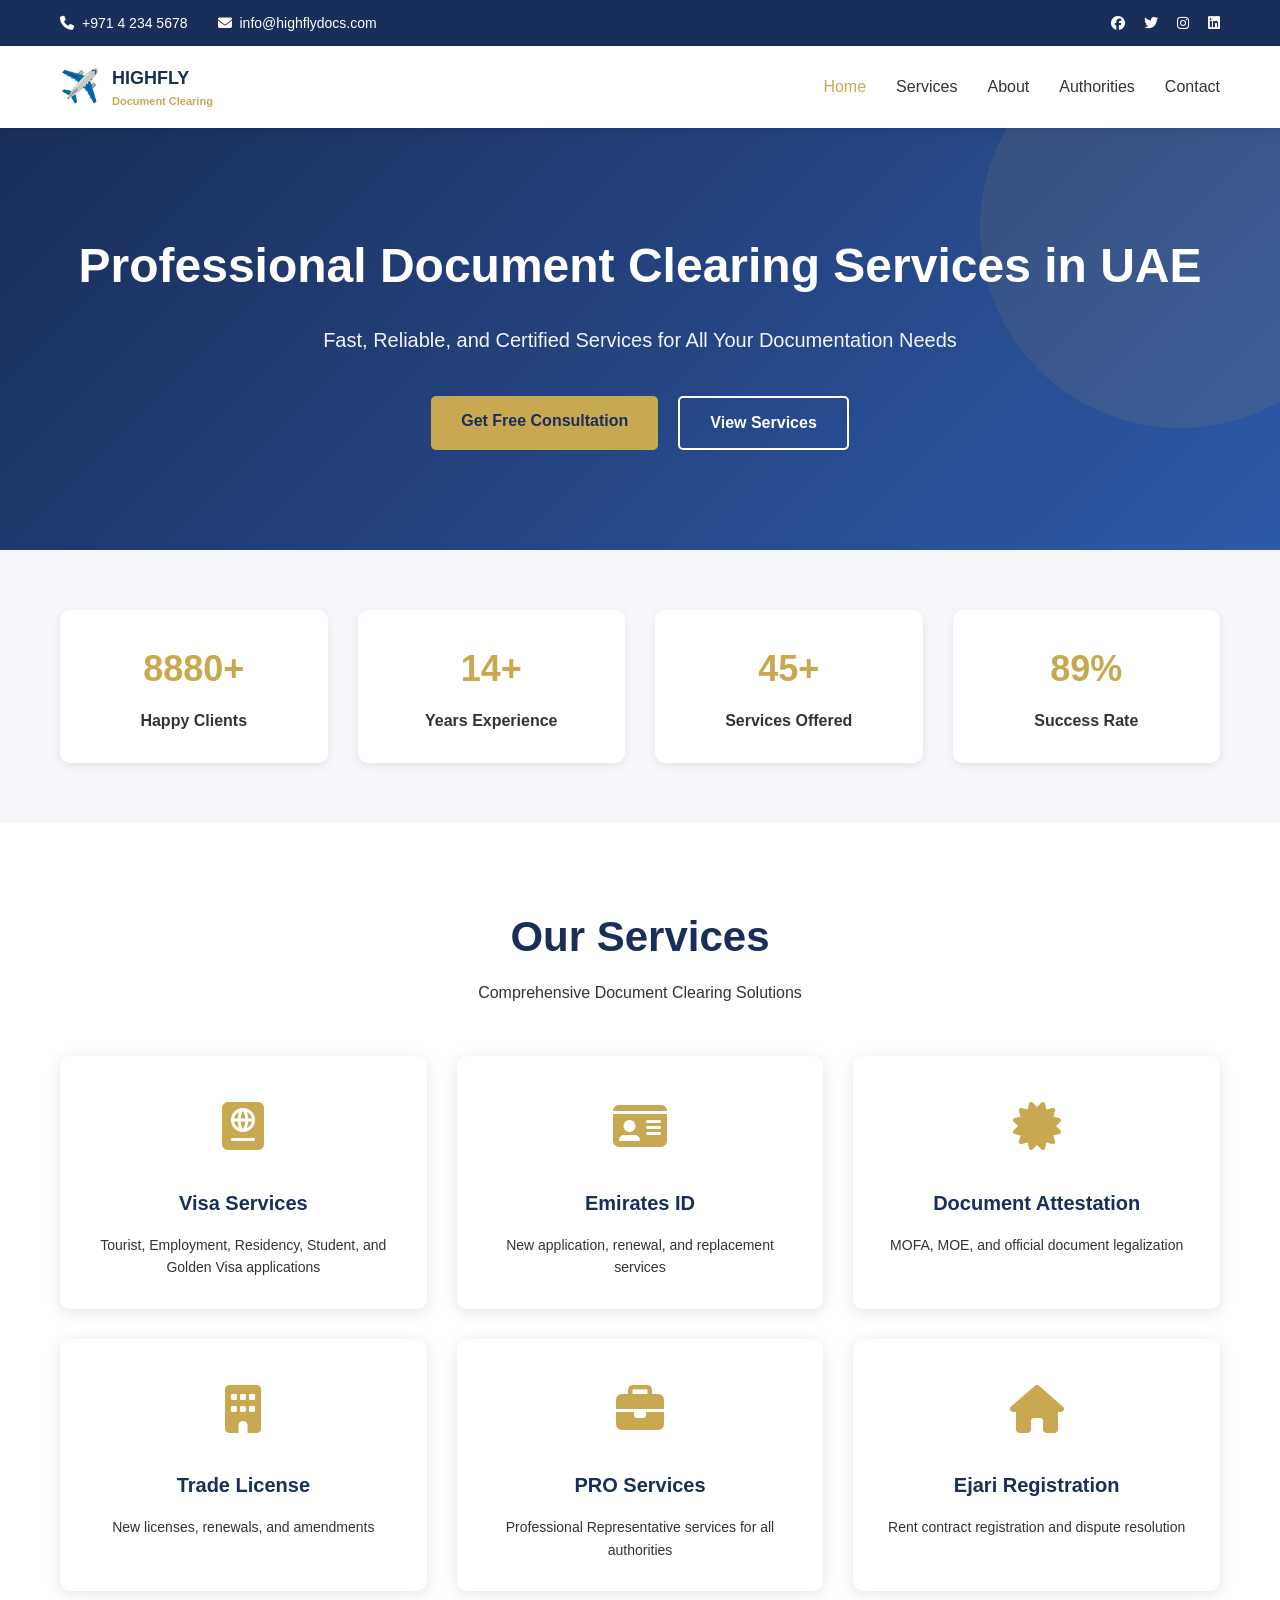
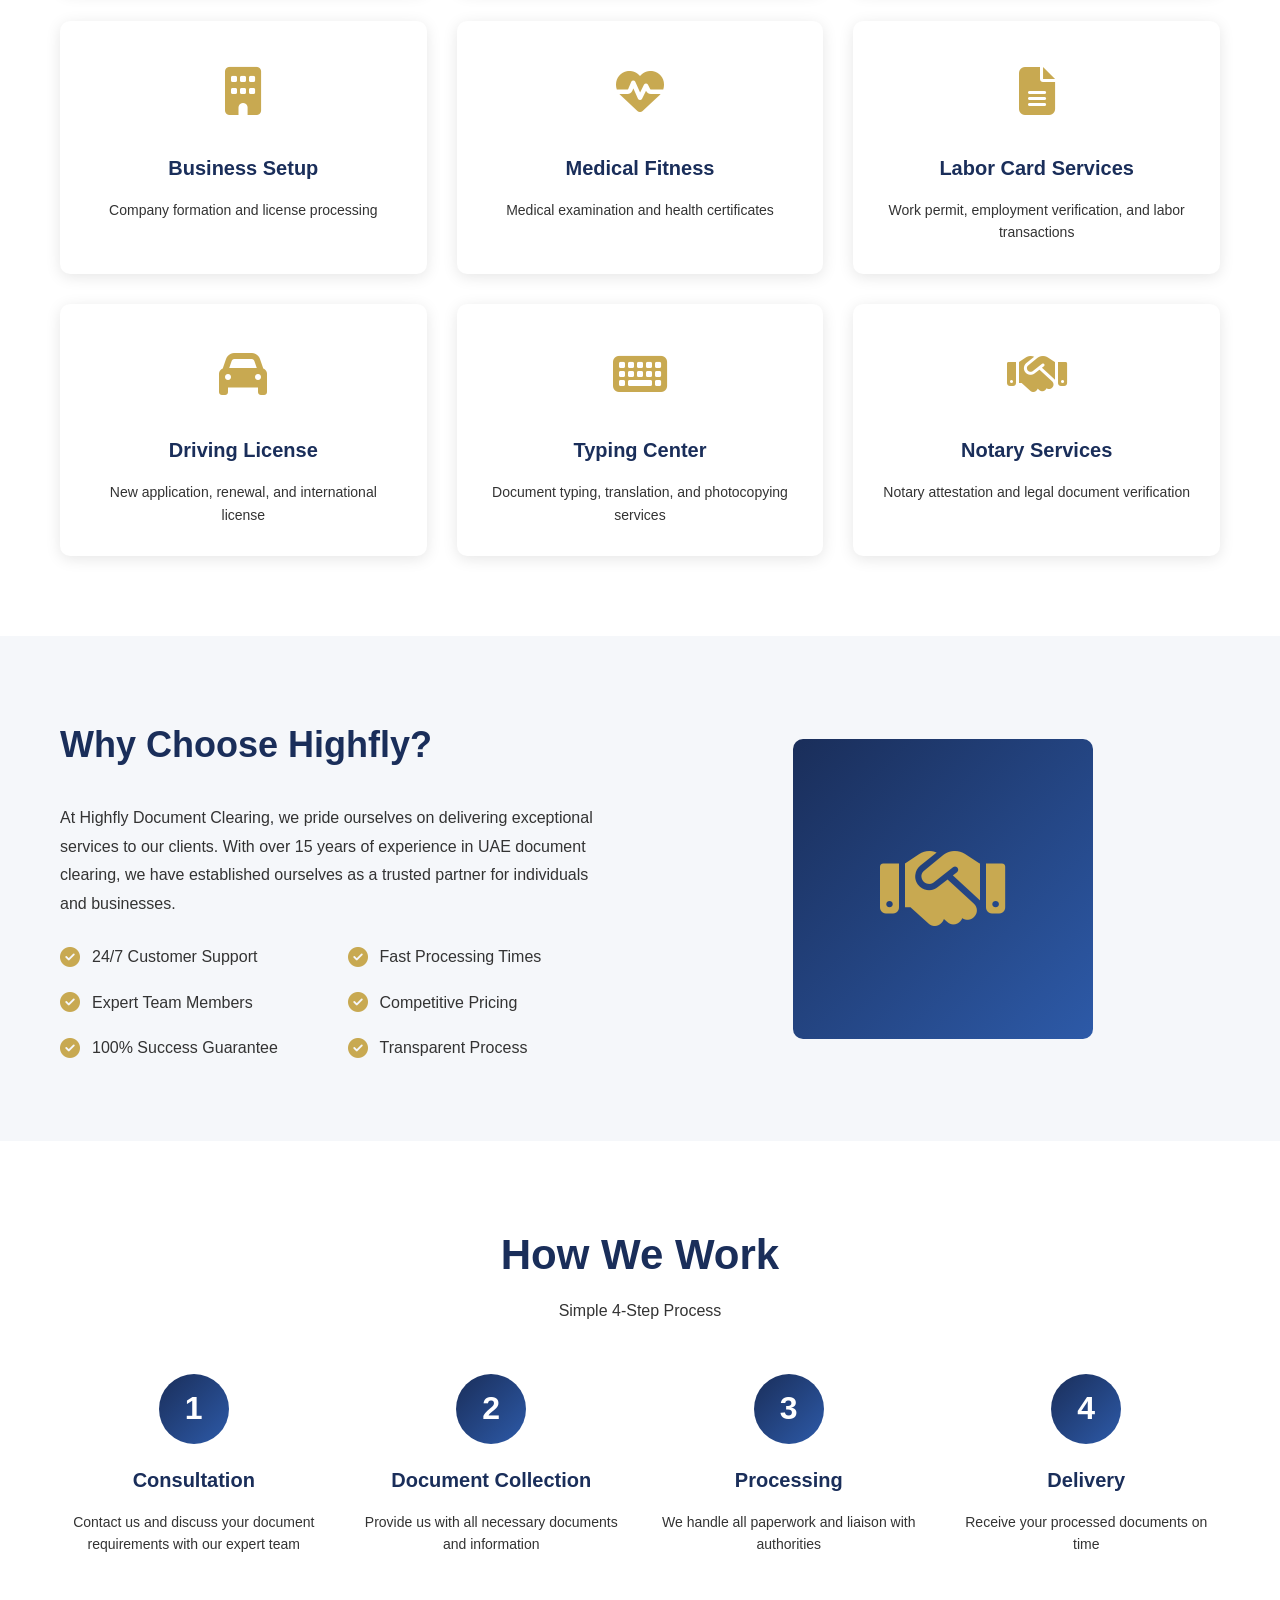
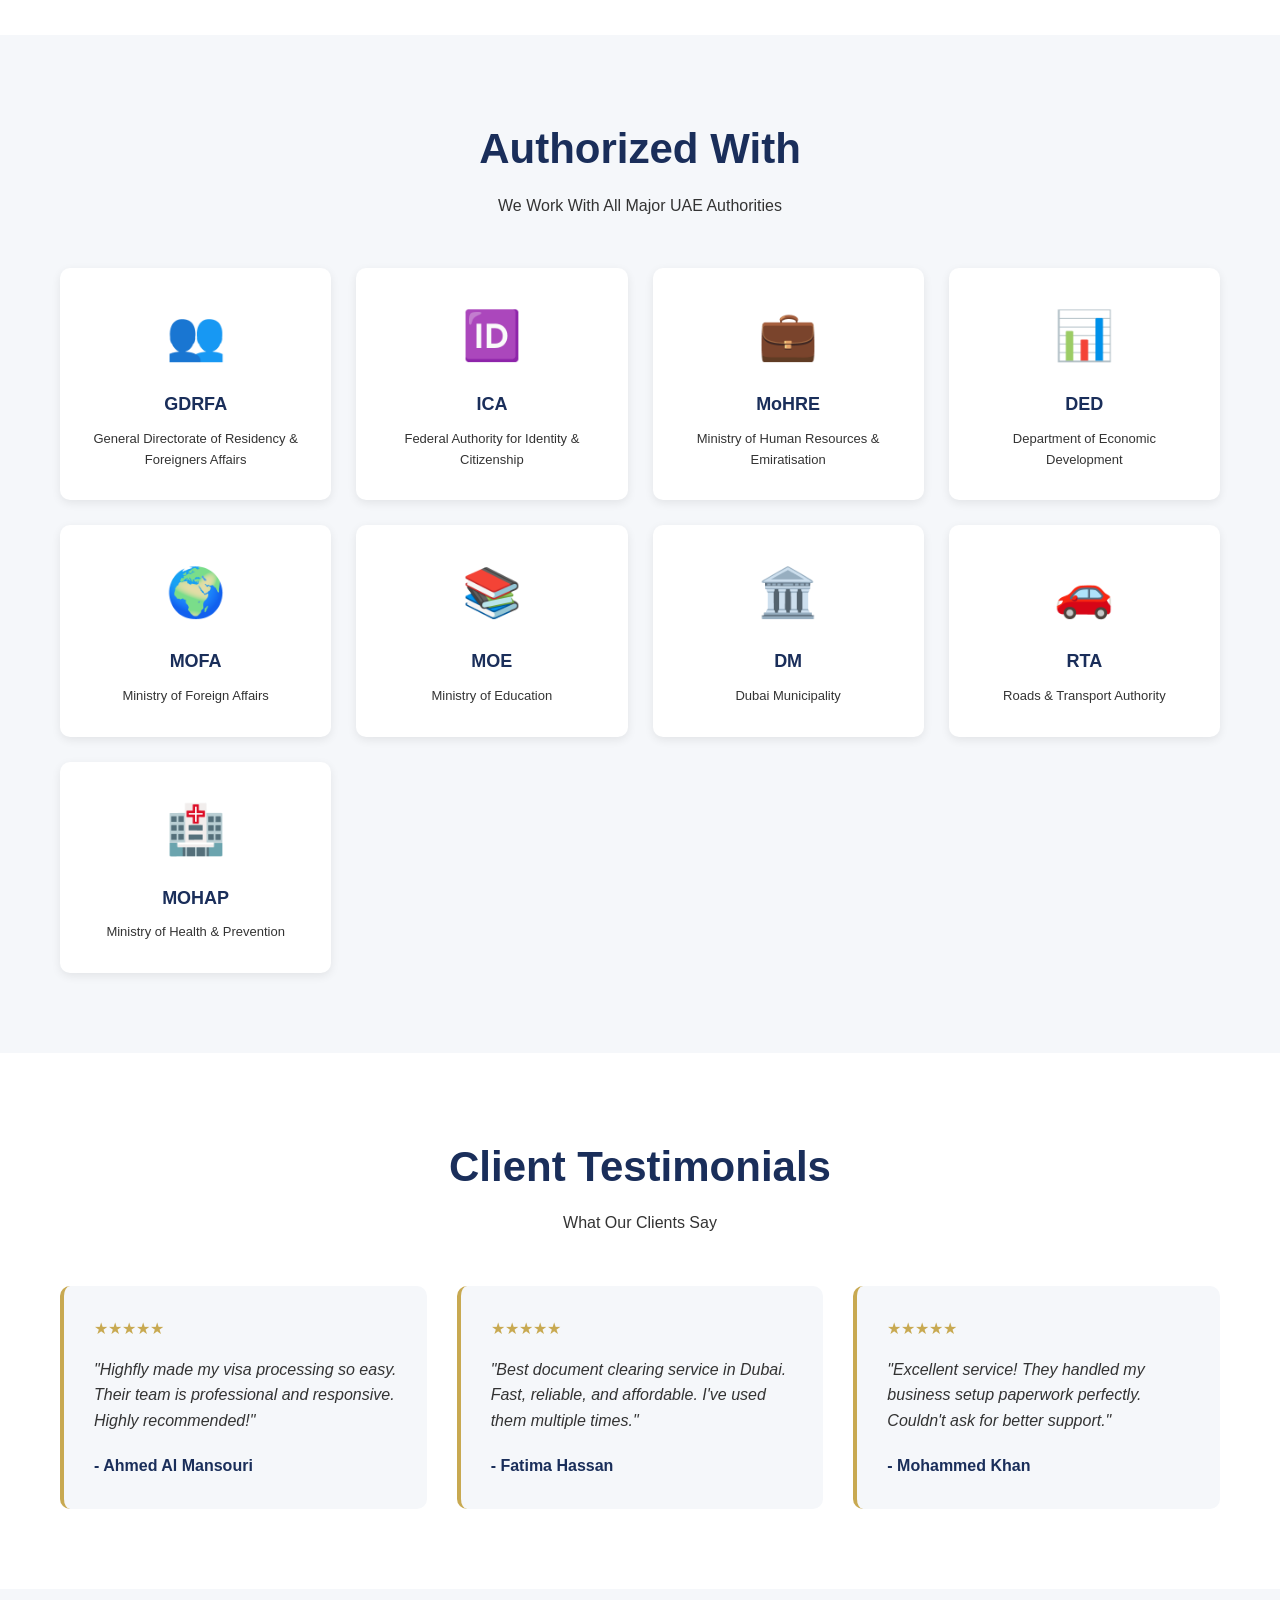
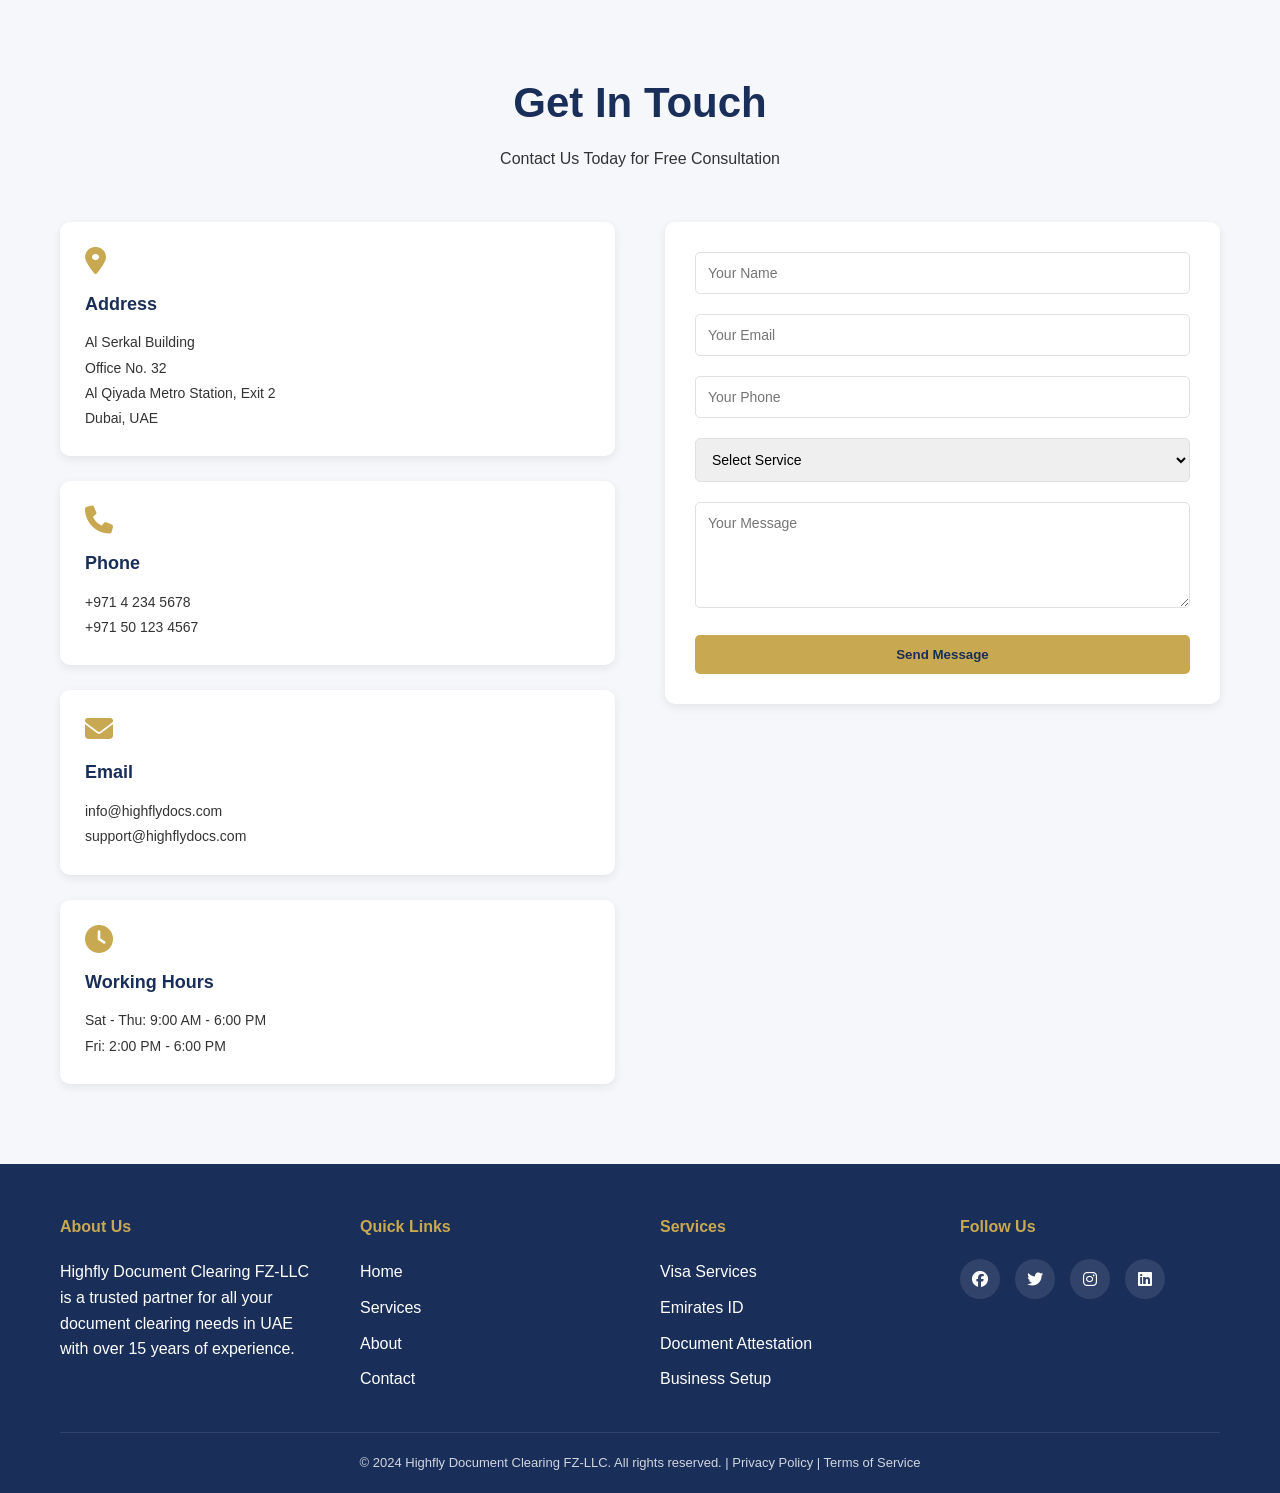
<file: index.html>
<!DOCTYPE html>
<html lang="en">
<head>
    <meta charset="UTF-8">
    <meta name="viewport" content="width=device-width, initial-scale=1.0">
    <title>Highfly Document Clearing FZ-LLC | UAE Document Services</title>
    <link rel="stylesheet" href="css/style.css">
    <link rel="stylesheet" href="https://cdnjs.cloudflare.com/ajax/libs/font-awesome/6.4.0/css/all.min.css">
</head>
<body>
    <!-- Top Bar -->
    <div class="top-bar">
        <div class="container">
            <div class="top-bar-content">
                <div class="contact-info">
                    <span><i class="fas fa-phone"></i> +971 4 234 5678</span>
                    <span><i class="fas fa-envelope"></i> info@highflydocs.com</span>
                </div>
                <div class="social-links">
                    <a href="#" target="_blank"><i class="fab fa-facebook"></i></a>
                    <a href="#" target="_blank"><i class="fab fa-twitter"></i></a>
                    <a href="#" target="_blank"><i class="fab fa-instagram"></i></a>
                    <a href="#" target="_blank"><i class="fab fa-linkedin"></i></a>
                </div>
            </div>
        </div>
    </div>

    <!-- Header -->
    <header class="header">
        <div class="container">
            <div class="navbar">
                <div class="logo">
                    <div class="logo-icon">✈️</div>
                    <div>
                        <div class="logo-main">HIGHFLY</div>
                        <div class="logo-sub">Document Clearing</div>
                    </div>
                </div>
                <nav class="nav-menu" id="navMenu">
                    <a href="#home" class="nav-link active">Home</a>
                    <a href="#services" class="nav-link">Services</a>
                    <a href="#about" class="nav-link">About</a>
                    <a href="#authorities" class="nav-link">Authorities</a>
                    <a href="#contact" class="nav-link">Contact</a>
                </nav>
                <button class="hamburger" id="hamburger">
                    <span></span>
                    <span></span>
                    <span></span>
                </button>
            </div>
        </div>
    </header>

    <!-- Hero Section -->
    <section class="hero" id="home">
        <div class="container">
            <div class="hero-content">
                <h1>Professional Document Clearing Services in UAE</h1>
                <p>Fast, Reliable, and Certified Services for All Your Documentation Needs</p>
                <div class="hero-buttons">
                    <a href="#contact" class="btn btn-primary">Get Free Consultation</a>
                    <a href="#services" class="btn btn-secondary">View Services</a>
                </div>
            </div>
        </div>
    </section>

    <!-- Stats Section -->
    <section class="stats">
        <div class="container">
            <div class="stats-grid">
                <div class="stat-card">
                    <div class="stat-number" data-count="10000">10,000+</div>
                    <div class="stat-label">Happy Clients</div>
                </div>
                <div class="stat-card">
                    <div class="stat-number" data-count="15">15+</div>
                    <div class="stat-label">Years Experience</div>
                </div>
                <div class="stat-card">
                    <div class="stat-number" data-count="50">50+</div>
                    <div class="stat-label">Services Offered</div>
                </div>
                <div class="stat-card">
                    <div class="stat-number" data-count="100">100%</div>
                    <div class="stat-label">Success Rate</div>
                </div>
            </div>
        </div>
    </section>

    <!-- Services Section -->
    <section class="services" id="services">
        <div class="container">
            <h2 class="section-title">Our Services</h2>
            <p class="section-subtitle">Comprehensive Document Clearing Solutions</p>
            <div class="services-grid">
                <div class="service-card">
                    <div class="service-icon"><i class="fas fa-passport"></i></div>
                    <h3>Visa Services</h3>
                    <p>Tourist, Employment, Residency, Student, and Golden Visa applications</p>
                </div>
                <div class="service-card">
                    <div class="service-icon"><i class="fas fa-id-card"></i></div>
                    <h3>Emirates ID</h3>
                    <p>New application, renewal, and replacement services</p>
                </div>
                <div class="service-card">
                    <div class="service-icon"><i class="fas fa-certificate"></i></div>
                    <h3>Document Attestation</h3>
                    <p>MOFA, MOE, and official document legalization</p>
                </div>
                <div class="service-card">
                    <div class="service-icon"><i class="fas fa-building"></i></div>
                    <h3>Trade License</h3>
                    <p>New licenses, renewals, and amendments</p>
                </div>
                <div class="service-card">
                    <div class="service-icon"><i class="fas fa-briefcase"></i></div>
                    <h3>PRO Services</h3>
                    <p>Professional Representative services for all authorities</p>
                </div>
                <div class="service-card">
                    <div class="service-icon"><i class="fas fa-home"></i></div>
                    <h3>Ejari Registration</h3>
                    <p>Rent contract registration and dispute resolution</p>
                </div>
                <div class="service-card">
                    <div class="service-icon"><i class="fas fa-building"></i></div>
                    <h3>Business Setup</h3>
                    <p>Company formation and license processing</p>
                </div>
                <div class="service-card">
                    <div class="service-icon"><i class="fas fa-heartbeat"></i></div>
                    <h3>Medical Fitness</h3>
                    <p>Medical examination and health certificates</p>
                </div>
                <div class="service-card">
                    <div class="service-icon"><i class="fas fa-file-alt"></i></div>
                    <h3>Labor Card Services</h3>
                    <p>Work permit, employment verification, and labor transactions</p>
                </div>
                <div class="service-card">
                    <div class="service-icon"><i class="fas fa-car"></i></div>
                    <h3>Driving License</h3>
                    <p>New application, renewal, and international license</p>
                </div>
                <div class="service-card">
                    <div class="service-icon"><i class="fas fa-keyboard"></i></div>
                    <h3>Typing Center</h3>
                    <p>Document typing, translation, and photocopying services</p>
                </div>
                <div class="service-card">
                    <div class="service-icon"><i class="fas fa-handshake"></i></div>
                    <h3>Notary Services</h3>
                    <p>Notary attestation and legal document verification</p>
                </div>
            </div>
        </div>
    </section>

    <!-- About Section -->
    <section class="about" id="about">
        <div class="container">
            <div class="about-content">
                <div class="about-text">
                    <h2>Why Choose Highfly?</h2>
                    <p>At Highfly Document Clearing, we pride ourselves on delivering exceptional services to our clients. With over 15 years of experience in UAE document clearing, we have established ourselves as a trusted partner for individuals and businesses.</p>
                    <div class="about-features">
                        <div class="feature">
                            <i class="fas fa-check-circle"></i>
                            <span>24/7 Customer Support</span>
                        </div>
                        <div class="feature">
                            <i class="fas fa-check-circle"></i>
                            <span>Fast Processing Times</span>
                        </div>
                        <div class="feature">
                            <i class="fas fa-check-circle"></i>
                            <span>Expert Team Members</span>
                        </div>
                        <div class="feature">
                            <i class="fas fa-check-circle"></i>
                            <span>Competitive Pricing</span>
                        </div>
                        <div class="feature">
                            <i class="fas fa-check-circle"></i>
                            <span>100% Success Guarantee</span>
                        </div>
                        <div class="feature">
                            <i class="fas fa-check-circle"></i>
                            <span>Transparent Process</span>
                        </div>
                    </div>
                </div>
                <div class="about-image">
                    <div class="about-img-placeholder">
                        <i class="fas fa-handshake"></i>
                    </div>
                </div>
            </div>
        </div>
    </section>

    <!-- Process Section -->
    <section class="process">
        <div class="container">
            <h2 class="section-title">How We Work</h2>
            <p class="section-subtitle">Simple 4-Step Process</p>
            <div class="process-grid">
                <div class="process-step">
                    <div class="step-number">1</div>
                    <h3>Consultation</h3>
                    <p>Contact us and discuss your document requirements with our expert team</p>
                </div>
                <div class="process-step">
                    <div class="step-number">2</div>
                    <h3>Document Collection</h3>
                    <p>Provide us with all necessary documents and information</p>
                </div>
                <div class="process-step">
                    <div class="step-number">3</div>
                    <h3>Processing</h3>
                    <p>We handle all paperwork and liaison with authorities</p>
                </div>
                <div class="process-step">
                    <div class="step-number">4</div>
                    <h3>Delivery</h3>
                    <p>Receive your processed documents on time</p>
                </div>
            </div>
        </div>
    </section>

    <!-- Authorities Section -->
    <section class="authorities" id="authorities">
        <div class="container">
            <h2 class="section-title">Authorized With</h2>
            <p class="section-subtitle">We Work With All Major UAE Authorities</p>
            <div class="authorities-grid">
                <div class="authority-card">
                    <div class="authority-icon">👥</div>
                    <h4>GDRFA</h4>
                    <p>General Directorate of Residency & Foreigners Affairs</p>
                </div>
                <div class="authority-card">
                    <div class="authority-icon">🆔</div>
                    <h4>ICA</h4>
                    <p>Federal Authority for Identity & Citizenship</p>
                </div>
                <div class="authority-card">
                    <div class="authority-icon">💼</div>
                    <h4>MoHRE</h4>
                    <p>Ministry of Human Resources & Emiratisation</p>
                </div>
                <div class="authority-card">
                    <div class="authority-icon">📊</div>
                    <h4>DED</h4>
                    <p>Department of Economic Development</p>
                </div>
                <div class="authority-card">
                    <div class="authority-icon">🌍</div>
                    <h4>MOFA</h4>
                    <p>Ministry of Foreign Affairs</p>
                </div>
                <div class="authority-card">
                    <div class="authority-icon">📚</div>
                    <h4>MOE</h4>
                    <p>Ministry of Education</p>
                </div>
                <div class="authority-card">
                    <div class="authority-icon">🏛️</div>
                    <h4>DM</h4>
                    <p>Dubai Municipality</p>
                </div>
                <div class="authority-card">
                    <div class="authority-icon">🚗</div>
                    <h4>RTA</h4>
                    <p>Roads & Transport Authority</p>
                </div>
                <div class="authority-card">
                    <div class="authority-icon">🏥</div>
                    <h4>MOHAP</h4>
                    <p>Ministry of Health & Prevention</p>
                </div>
            </div>
        </div>
    </section>

    <!-- Testimonials Section -->
    <section class="testimonials">
        <div class="container">
            <h2 class="section-title">Client Testimonials</h2>
            <p class="section-subtitle">What Our Clients Say</p>
            <div class="testimonials-grid">
                <div class="testimonial-card">
                    <div class="stars">★★★★★</div>
                    <p>"Highfly made my visa processing so easy. Their team is professional and responsive. Highly recommended!"</p>
                    <div class="testimonial-author">- Ahmed Al Mansouri</div>
                </div>
                <div class="testimonial-card">
                    <div class="stars">★★★★★</div>
                    <p>"Best document clearing service in Dubai. Fast, reliable, and affordable. I've used them multiple times."</p>
                    <div class="testimonial-author">- Fatima Hassan</div>
                </div>
                <div class="testimonial-card">
                    <div class="stars">★★★★★</div>
                    <p>"Excellent service! They handled my business setup paperwork perfectly. Couldn't ask for better support."</p>
                    <div class="testimonial-author">- Mohammed Khan</div>
                </div>
            </div>
        </div>
    </section>

    <!-- Contact Section -->
    <section class="contact" id="contact">
        <div class="container">
            <h2 class="section-title">Get In Touch</h2>
            <p class="section-subtitle">Contact Us Today for Free Consultation</p>
            <div class="contact-content">
                <div class="contact-info-cards">
                    <div class="info-card">
                        <i class="fas fa-map-marker-alt"></i>
                        <h3>Address</h3>
                        <p>Al Serkal Building<br>Office No. 32<br>Al Qiyada Metro Station, Exit 2<br>Dubai, UAE</p>
                    </div>
                    <div class="info-card">
                        <i class="fas fa-phone"></i>
                        <h3>Phone</h3>
                        <p>+971 4 234 5678<br>+971 50 123 4567</p>
                    </div>
                    <div class="info-card">
                        <i class="fas fa-envelope"></i>
                        <h3>Email</h3>
                        <p>info@highflydocs.com<br>support@highflydocs.com</p>
                    </div>
                    <div class="info-card">
                        <i class="fas fa-clock"></i>
                        <h3>Working Hours</h3>
                        <p>Sat - Thu: 9:00 AM - 6:00 PM<br>Fri: 2:00 PM - 6:00 PM</p>
                    </div>
                </div>
                <div class="contact-form-wrapper">
                    <form class="contact-form" id="contactForm">
                        <div class="form-group">
                            <input type="text" placeholder="Your Name" required>
                        </div>
                        <div class="form-group">
                            <input type="email" placeholder="Your Email" required>
                        </div>
                        <div class="form-group">
                            <input type="tel" placeholder="Your Phone" required>
                        </div>
                        <div class="form-group">
                            <select required>
                                <option value="">Select Service</option>
                                <option value="visa">Visa Services</option>
                                <option value="emirates-id">Emirates ID</option>
                                <option value="attestation">Document Attestation</option>
                                <option value="trade-license">Trade License</option>
                                <option value="pro">PRO Services</option>
                                <option value="other">Other</option>
                            </select>
                        </div>
                        <div class="form-group">
                            <textarea placeholder="Your Message" rows="5" required></textarea>
                        </div>
                        <button type="submit" class="btn btn-primary">Send Message</button>
                    </form>
                </div>
            </div>
        </div>
    </section>

    <!-- Footer -->
    <footer class="footer">
        <div class="container">
            <div class="footer-content">
                <div class="footer-section">
                    <h4>About Us</h4>
                    <p>Highfly Document Clearing FZ-LLC is a trusted partner for all your document clearing needs in UAE with over 15 years of experience.</p>
                </div>
                <div class="footer-section">
                    <h4>Quick Links</h4>
                    <ul>
                        <li><a href="#home">Home</a></li>
                        <li><a href="#services">Services</a></li>
                        <li><a href="#about">About</a></li>
                        <li><a href="#contact">Contact</a></li>
                    </ul>
                </div>
                <div class="footer-section">
                    <h4>Services</h4>
                    <ul>
                        <li><a href="#services">Visa Services</a></li>
                        <li><a href="#services">Emirates ID</a></li>
                        <li><a href="#services">Document Attestation</a></li>
                        <li><a href="#services">Business Setup</a></li>
                    </ul>
                </div>
                <div class="footer-section">
                    <h4>Follow Us</h4>
                    <div class="social-links-footer">
                        <a href="#" target="_blank"><i class="fab fa-facebook"></i></a>
                        <a href="#" target="_blank"><i class="fab fa-twitter"></i></a>
                        <a href="#" target="_blank"><i class="fab fa-instagram"></i></a>
                        <a href="#" target="_blank"><i class="fab fa-linkedin"></i></a>
                    </div>
                </div>
            </div>
            <div class="footer-bottom">
                <p>&copy; 2024 Highfly Document Clearing FZ-LLC. All rights reserved. | Privacy Policy | Terms of Service</p>
            </div>
        </div>
    </footer>

    <script src="js/script.js"></script>
</body>
</html>
</file>
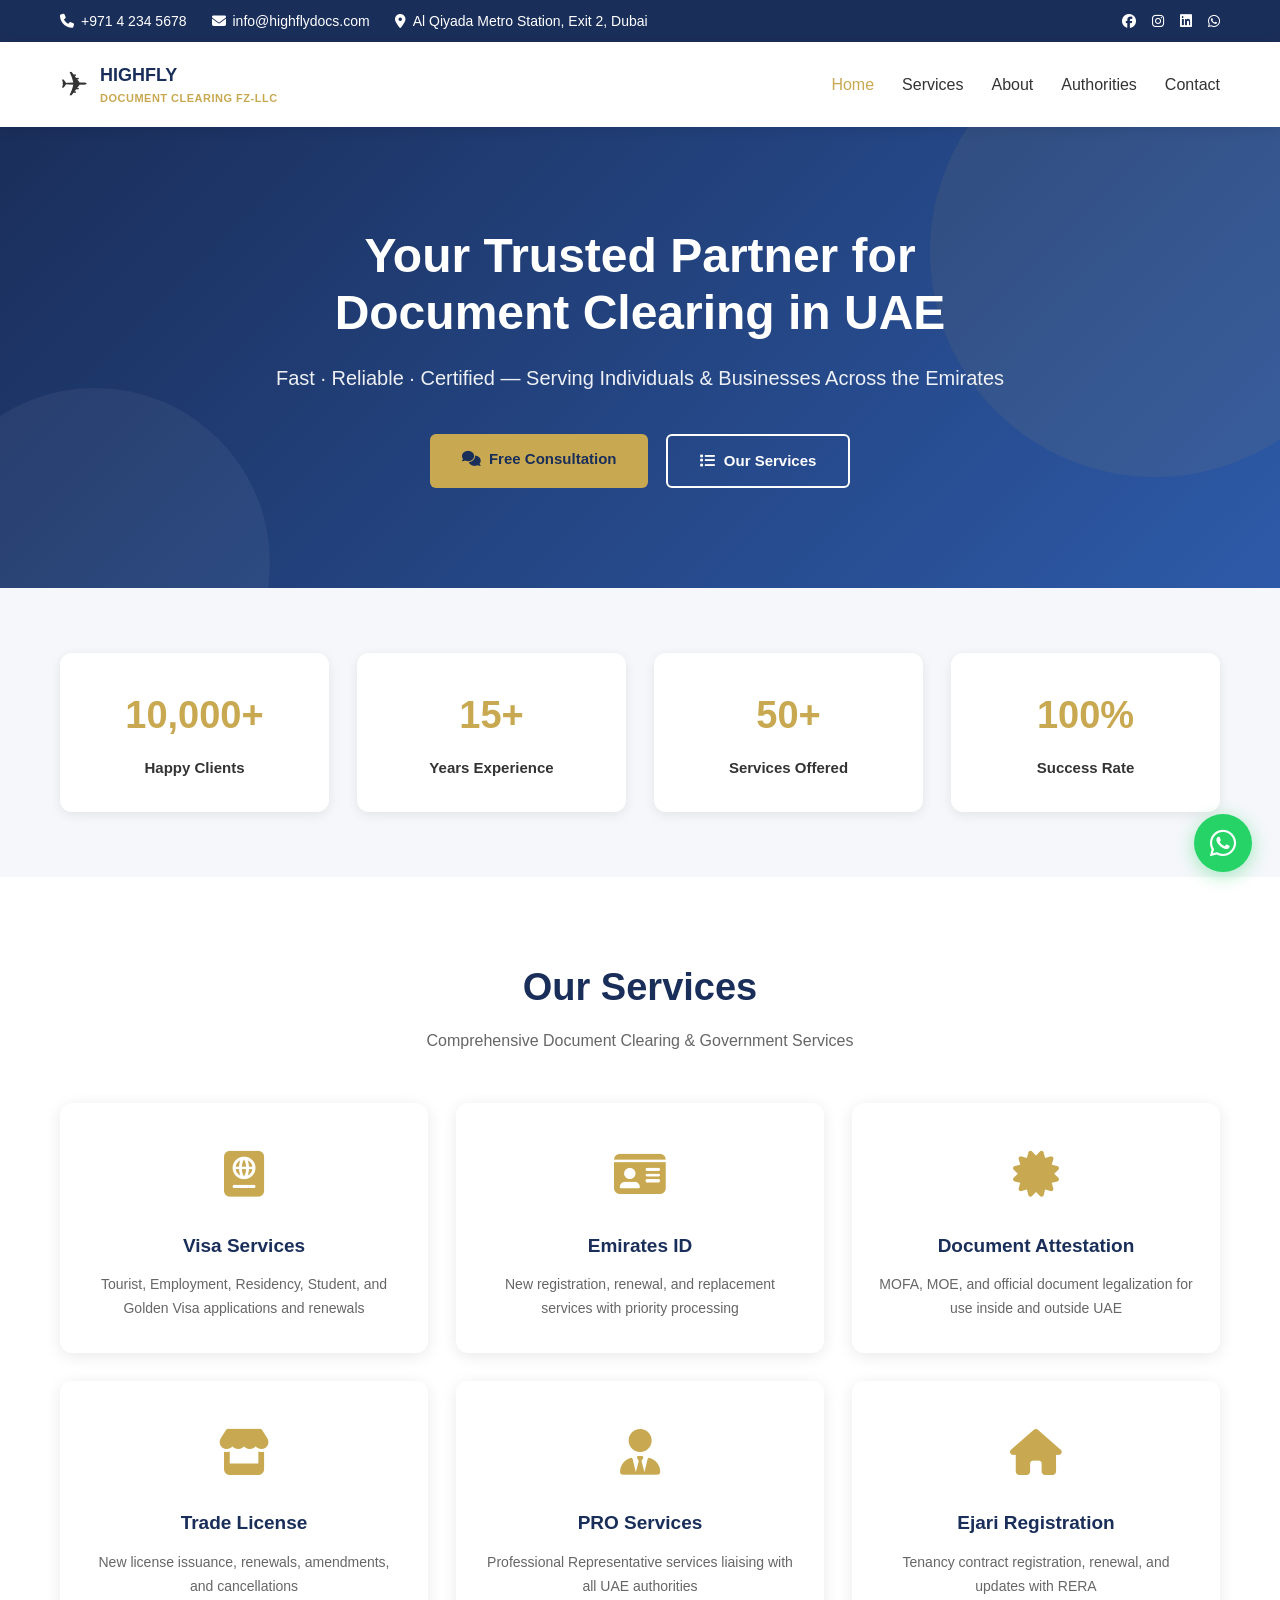
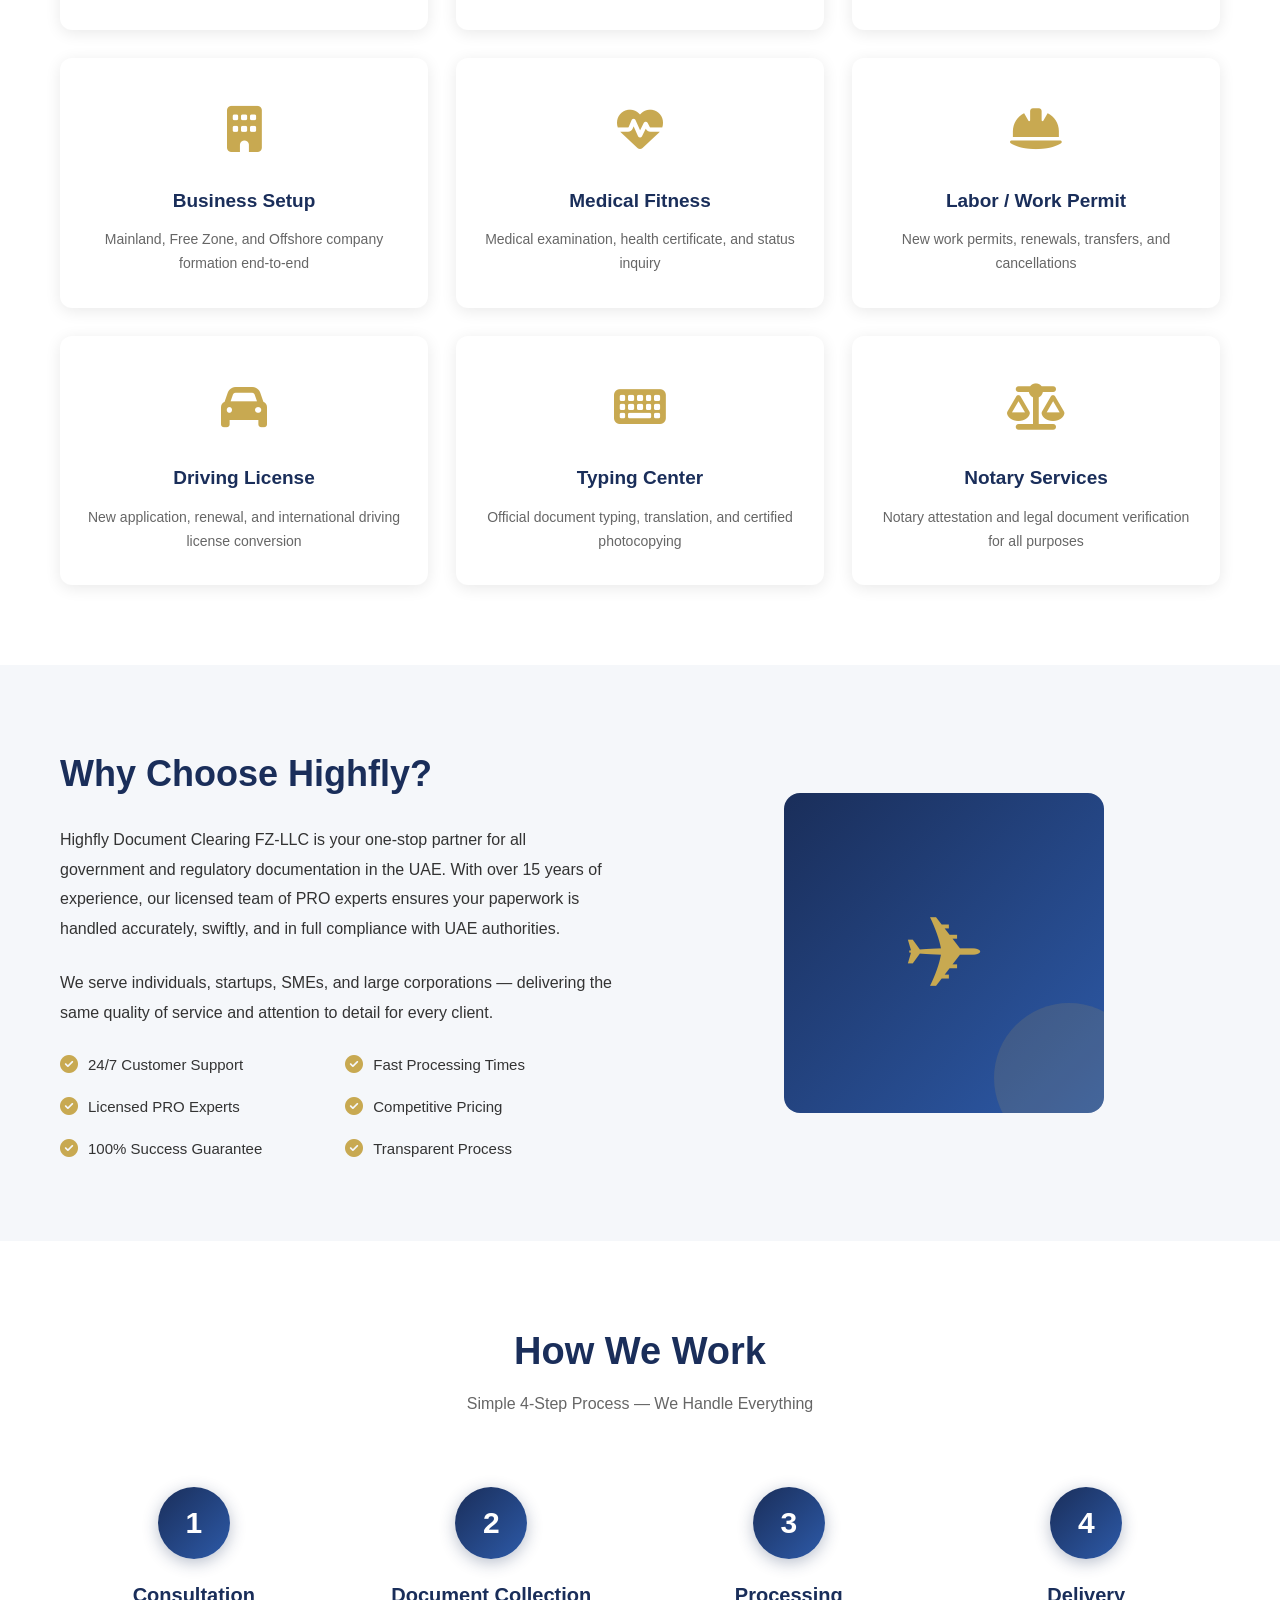
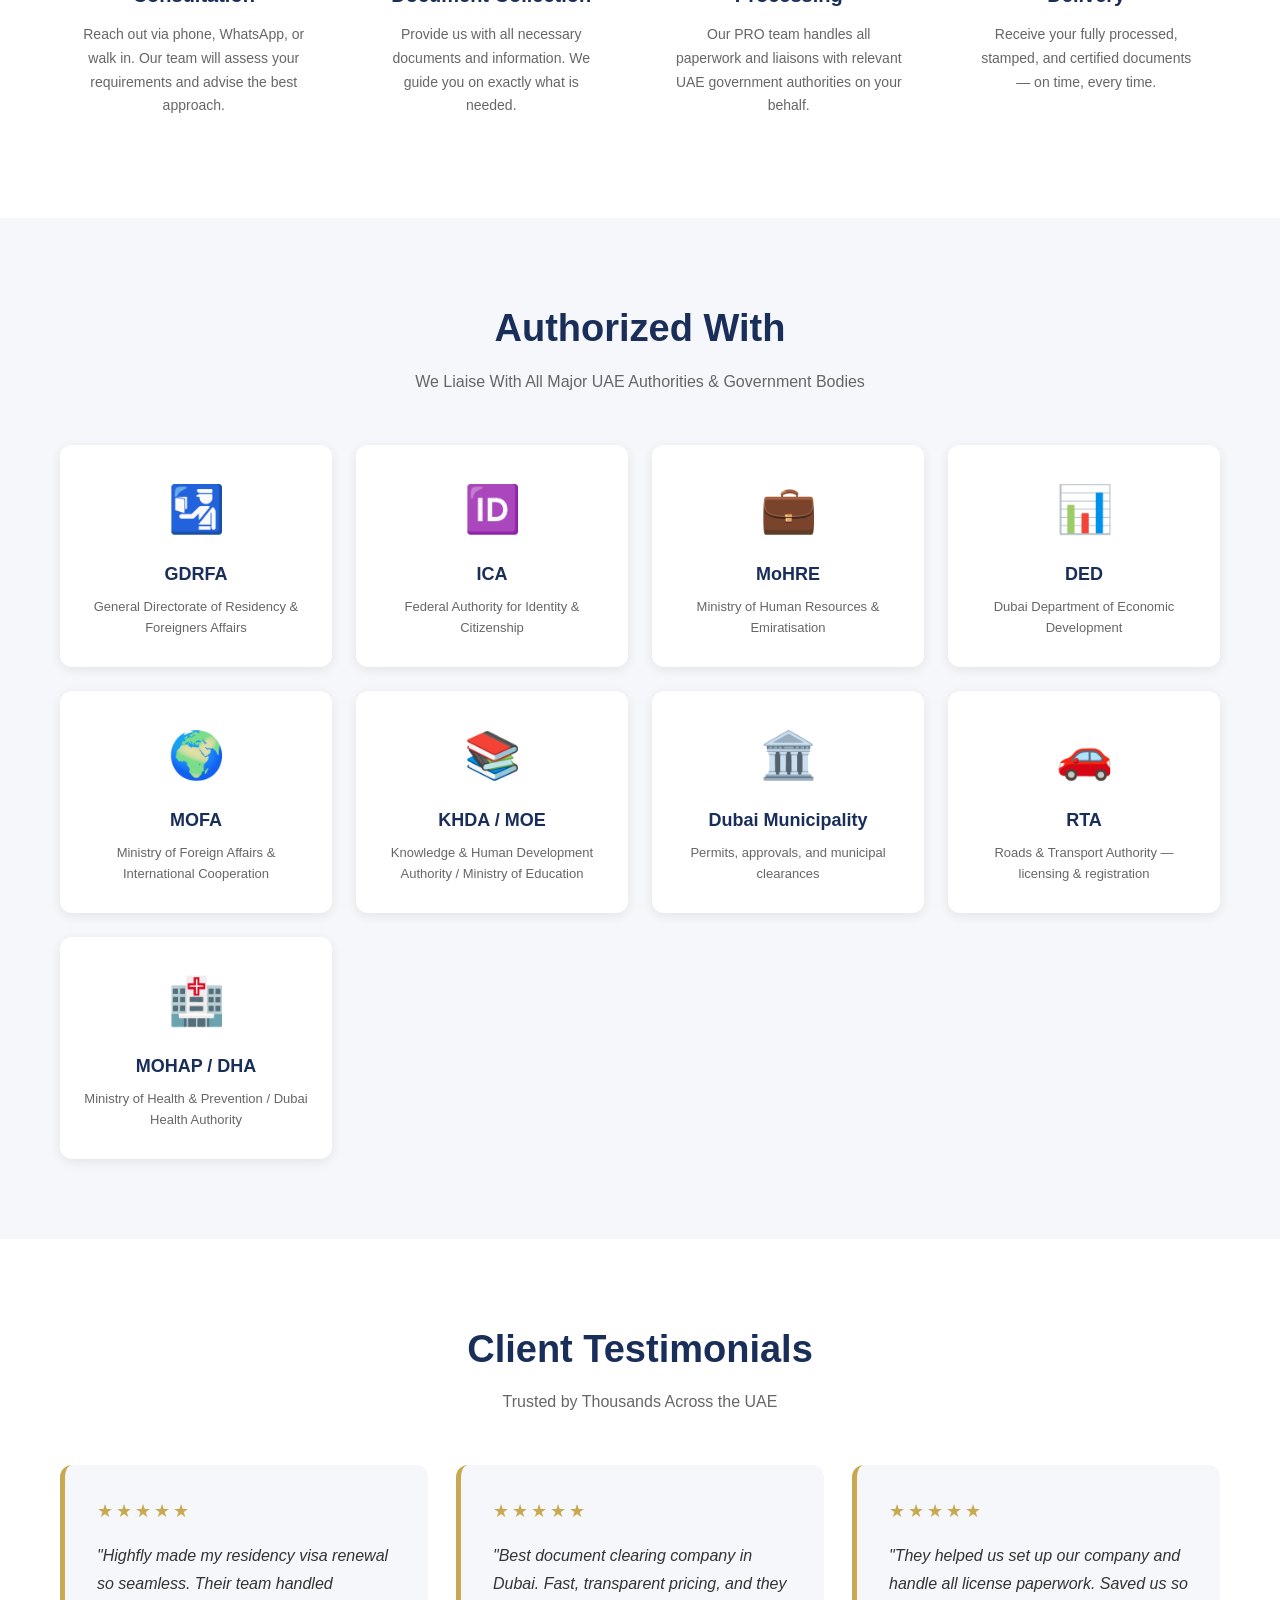
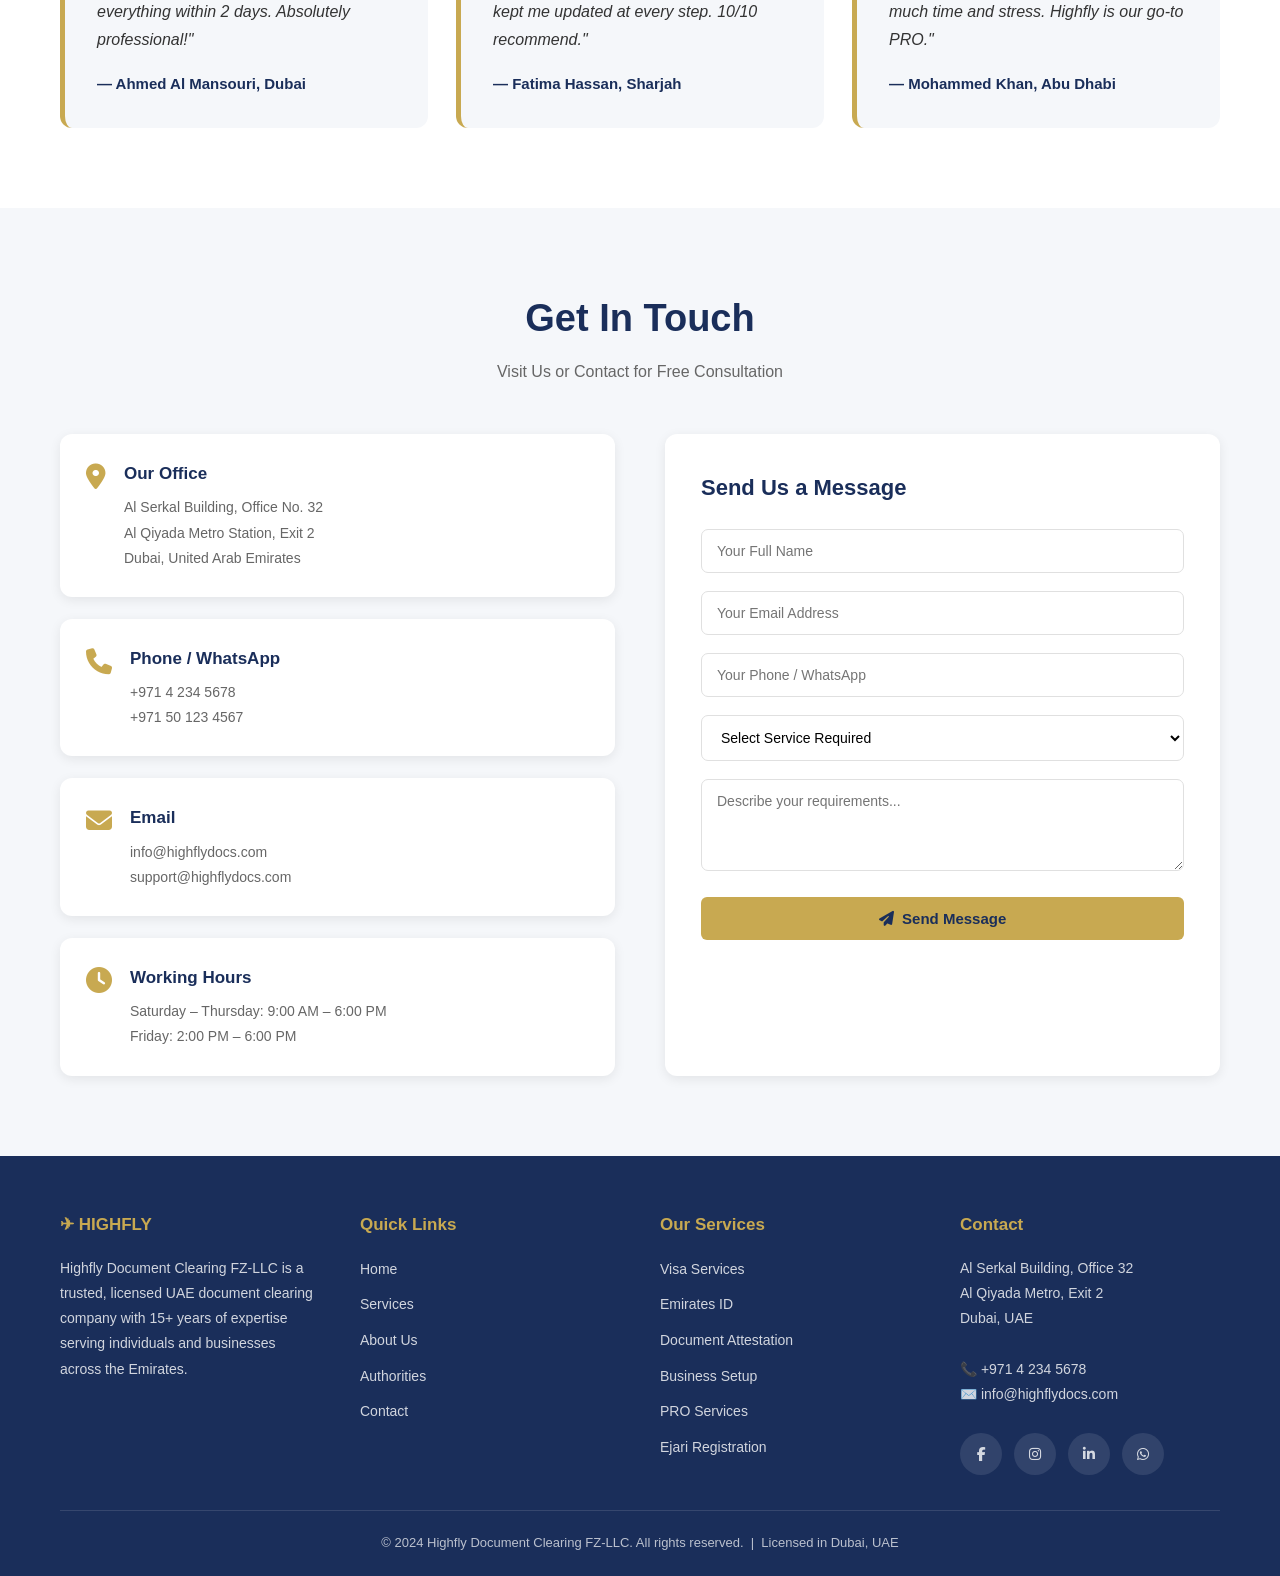
<file: standalone.html>
<!DOCTYPE html>
<html lang="en">
<head>
    <meta charset="UTF-8">
    <meta name="viewport" content="width=device-width, initial-scale=1.0">
    <title>Highfly Document Clearing FZ-LLC | UAE Document Services</title>
    <link rel="stylesheet" href="https://cdnjs.cloudflare.com/ajax/libs/font-awesome/6.4.0/css/all.min.css">
    <style>
* { margin: 0; padding: 0; box-sizing: border-box; }
:root {
    --primary: #1a2e5a;
    --secondary: #c8a951;
    --accent: #2d5aa8;
    --light: #f5f7fa;
    --white: #ffffff;
    --dark: #1a1a1a;
    --text: #333333;
    --border: #e0e0e0;
}
html { scroll-behavior: smooth; }
body { font-family: 'Segoe UI', Tahoma, Geneva, Verdana, sans-serif; color: var(--text); line-height: 1.6; background: var(--white); }
.container { max-width: 1200px; margin: 0 auto; padding: 0 20px; }

/* TOP BAR */
.top-bar { background: var(--primary); color: var(--white); padding: 10px 0; font-size: 14px; }
.top-bar-content { display: flex; justify-content: space-between; align-items: center; flex-wrap: wrap; gap: 10px; }
.contact-info { display: flex; gap: 25px; flex-wrap: wrap; }
.contact-info span { display: flex; align-items: center; gap: 7px; }
.social-links a { color: var(--white); margin-left: 12px; transition: color 0.3s; text-decoration: none; }
.social-links a:hover { color: var(--secondary); }

/* HEADER */
.header { background: var(--white); box-shadow: 0 2px 12px rgba(0,0,0,0.1); position: sticky; top: 0; z-index: 100; }
.navbar { display: flex; justify-content: space-between; align-items: center; padding: 15px 0; }
.logo { display: flex; align-items: center; gap: 12px; text-decoration: none; }
.logo-icon { font-size: 34px; }
.logo-main { font-size: 18px; font-weight: 700; color: var(--primary); }
.logo-sub { font-size: 11px; color: var(--secondary); font-weight: 600; letter-spacing: 0.5px; }
.nav-menu { display: flex; gap: 28px; }
.nav-link { color: var(--text); text-decoration: none; font-weight: 500; transition: color 0.3s; }
.nav-link:hover, .nav-link.active { color: var(--secondary); }
.hamburger { display: none; background: none; border: none; cursor: pointer; flex-direction: column; gap: 5px; padding: 5px; }
.hamburger span { width: 25px; height: 3px; background: var(--primary); border-radius: 3px; transition: 0.3s; display: block; }

/* HERO */
.hero { background: linear-gradient(135deg, var(--primary) 0%, var(--accent) 100%); color: var(--white); padding: 100px 0; position: relative; overflow: hidden; }
.hero::before { content: ''; position: absolute; top: -100px; right: -100px; width: 450px; height: 450px; background: rgba(200,169,81,0.08); border-radius: 50%; }
.hero::after { content: ''; position: absolute; bottom: -150px; left: -80px; width: 350px; height: 350px; background: rgba(255,255,255,0.05); border-radius: 50%; }
.hero-content { position: relative; z-index: 2; text-align: center; }
.hero h1 { font-size: 48px; margin-bottom: 20px; font-weight: 700; line-height: 1.2; }
.hero p { font-size: 20px; margin-bottom: 40px; opacity: 0.92; }
.hero-buttons { display: flex; gap: 18px; justify-content: center; flex-wrap: wrap; }

/* BUTTONS */
.btn { padding: 13px 32px; border-radius: 6px; text-decoration: none; font-weight: 600; transition: all 0.3s; border: none; cursor: pointer; display: inline-block; font-size: 15px; }
.btn-primary { background: var(--secondary); color: var(--primary); }
.btn-primary:hover { background: #d4b868; transform: translateY(-2px); box-shadow: 0 6px 18px rgba(200,169,81,0.35); }
.btn-secondary { background: transparent; color: var(--white); border: 2px solid var(--white); }
.btn-secondary:hover { background: var(--white); color: var(--primary); }

/* STATS */
.stats { background: var(--light); padding: 65px 0; }
.stats-grid { display: grid; grid-template-columns: repeat(auto-fit, minmax(200px, 1fr)); gap: 28px; }
.stat-card { background: var(--white); padding: 32px 20px; border-radius: 12px; text-align: center; box-shadow: 0 3px 12px rgba(0,0,0,0.08); transition: transform 0.3s; }
.stat-card:hover { transform: translateY(-6px); }
.stat-number { font-size: 38px; font-weight: 700; color: var(--secondary); margin-bottom: 10px; }
.stat-label { color: var(--text); font-weight: 600; font-size: 15px; }

/* SECTION HEADINGS */
.section-title { font-size: 38px; color: var(--primary); text-align: center; margin-bottom: 10px; font-weight: 700; }
.section-subtitle { text-align: center; color: #666; margin-bottom: 50px; font-size: 16px; }

/* SERVICES */
.services { padding: 80px 0; }
.services-grid { display: grid; grid-template-columns: repeat(auto-fit, minmax(270px, 1fr)); gap: 28px; }
.service-card { background: var(--white); padding: 32px 25px; border-radius: 12px; text-align: center; box-shadow: 0 3px 16px rgba(0,0,0,0.09); transition: all 0.3s; border-top: 4px solid transparent; }
.service-card:hover { transform: translateY(-10px); box-shadow: 0 10px 28px rgba(0,0,0,0.14); border-top-color: var(--secondary); }
.service-icon { font-size: 46px; color: var(--secondary); margin-bottom: 18px; }
.service-card h3 { color: var(--primary); margin-bottom: 12px; font-size: 19px; }
.service-card p { color: #666; font-size: 14px; line-height: 1.7; }

/* ABOUT */
.about { background: var(--light); padding: 80px 0; }
.about-content { display: grid; grid-template-columns: 1fr 1fr; gap: 55px; align-items: center; }
.about h2 { color: var(--primary); font-size: 36px; margin-bottom: 22px; }
.about-text p { color: var(--text); margin-bottom: 25px; line-height: 1.85; }
.about-features { display: grid; grid-template-columns: 1fr 1fr; gap: 18px; }
.feature { display: flex; align-items: center; gap: 10px; color: var(--text); font-size: 15px; }
.feature i { color: var(--secondary); font-size: 18px; }
.about-visual { display: flex; justify-content: center; align-items: center; }
.about-img-box { width: 320px; height: 320px; background: linear-gradient(135deg, var(--primary), var(--accent)); border-radius: 16px; display: flex; align-items: center; justify-content: center; font-size: 100px; color: var(--secondary); position: relative; overflow: hidden; }
.about-img-box::after { content: ''; position: absolute; bottom: -40px; right: -40px; width: 150px; height: 150px; background: rgba(200,169,81,0.15); border-radius: 50%; }

/* PROCESS */
.process { padding: 80px 0; }
.process-grid { display: grid; grid-template-columns: repeat(auto-fit, minmax(240px, 1fr)); gap: 30px; }
.process-step { text-align: center; padding: 20px; }
.step-number { width: 72px; height: 72px; background: linear-gradient(135deg, var(--primary), var(--accent)); color: var(--white); border-radius: 50%; display: flex; align-items: center; justify-content: center; font-size: 30px; font-weight: 700; margin: 0 auto 20px; box-shadow: 0 4px 16px rgba(26,46,90,0.3); }
.process-step h3 { color: var(--primary); margin-bottom: 12px; font-size: 20px; }
.process-step p { color: #666; font-size: 14px; line-height: 1.7; }

/* AUTHORITIES */
.authorities { background: var(--light); padding: 80px 0; }
.authorities-grid { display: grid; grid-template-columns: repeat(auto-fit, minmax(220px, 1fr)); gap: 24px; }
.authority-card { background: var(--white); padding: 28px 20px; border-radius: 12px; text-align: center; box-shadow: 0 3px 12px rgba(0,0,0,0.08); transition: all 0.3s; }
.authority-card:hover { transform: translateY(-6px); box-shadow: 0 8px 22px rgba(0,0,0,0.12); }
.authority-icon { font-size: 46px; margin-bottom: 14px; }
.authority-card h4 { color: var(--primary); margin-bottom: 8px; font-size: 18px; font-weight: 700; }
.authority-card p { color: #666; font-size: 13px; line-height: 1.6; }

/* TESTIMONIALS */
.testimonials { padding: 80px 0; }
.testimonials-grid { display: grid; grid-template-columns: repeat(auto-fit, minmax(290px, 1fr)); gap: 28px; }
.testimonial-card { background: var(--light); padding: 32px; border-radius: 12px; border-left: 5px solid var(--secondary); transition: transform 0.3s; }
.testimonial-card:hover { transform: translateY(-4px); }
.stars { color: var(--secondary); font-size: 18px; margin-bottom: 16px; letter-spacing: 3px; }
.testimonial-card p { color: var(--text); margin-bottom: 18px; font-style: italic; line-height: 1.75; }
.testimonial-author { color: var(--primary); font-weight: 700; font-size: 15px; }

/* CONTACT */
.contact { background: var(--light); padding: 80px 0; }
.contact-content { display: grid; grid-template-columns: 1fr 1fr; gap: 50px; }
.contact-info-cards { display: flex; flex-direction: column; gap: 22px; }
.info-card { background: var(--white); padding: 26px; border-radius: 12px; box-shadow: 0 3px 12px rgba(0,0,0,0.08); display: flex; gap: 18px; align-items: flex-start; }
.info-card i { font-size: 26px; color: var(--secondary); margin-top: 4px; flex-shrink: 0; }
.info-card h3 { color: var(--primary); margin-bottom: 8px; font-size: 17px; }
.info-card p { color: #666; font-size: 14px; line-height: 1.8; }
.contact-form { background: var(--white); padding: 36px; border-radius: 12px; box-shadow: 0 3px 12px rgba(0,0,0,0.08); }
.contact-form h3 { color: var(--primary); margin-bottom: 24px; font-size: 22px; }
.form-group { margin-bottom: 18px; }
.contact-form input, .contact-form textarea, .contact-form select {
    width: 100%; padding: 13px 15px; border: 1.5px solid var(--border); border-radius: 7px;
    font-family: inherit; font-size: 14px; transition: border-color 0.3s; background: var(--white);
}
.contact-form input:focus, .contact-form textarea:focus, .contact-form select:focus {
    outline: none; border-color: var(--secondary); box-shadow: 0 0 0 3px rgba(200,169,81,0.1);
}
.contact-form button { width: 100%; font-size: 16px; }

/* FOOTER */
.footer { background: var(--primary); color: var(--white); padding: 55px 0 22px; }
.footer-content { display: grid; grid-template-columns: repeat(auto-fit, minmax(230px, 1fr)); gap: 40px; margin-bottom: 35px; }
.footer-section h4 { margin-bottom: 18px; color: var(--secondary); font-size: 17px; }
.footer-section p { color: rgba(255,255,255,0.8); font-size: 14px; line-height: 1.8; }
.footer-section ul { list-style: none; }
.footer-section ul li { margin-bottom: 10px; }
.footer-section a { color: rgba(255,255,255,0.8); text-decoration: none; transition: color 0.3s; font-size: 14px; }
.footer-section a:hover { color: var(--secondary); }
.social-links-footer { display: flex; gap: 12px; flex-wrap: wrap; }
.social-links-footer a { width: 42px; height: 42px; background: rgba(255,255,255,0.1); border-radius: 50%; display: flex; align-items: center; justify-content: center; transition: all 0.3s; }
.social-links-footer a:hover { background: var(--secondary); color: var(--primary); }
.footer-bottom { text-align: center; padding-top: 22px; border-top: 1px solid rgba(255,255,255,0.12); font-size: 13px; color: rgba(255,255,255,0.7); }

/* WHATSAPP FLOAT */
.whatsapp-float { position: fixed; bottom: 28px; right: 28px; z-index: 999; }
.whatsapp-float a { width: 58px; height: 58px; background: #25d366; border-radius: 50%; display: flex; align-items: center; justify-content: center; color: white; font-size: 30px; box-shadow: 0 4px 18px rgba(37,211,102,0.4); transition: all 0.3s; text-decoration: none; }
.whatsapp-float a:hover { transform: scale(1.1); box-shadow: 0 6px 24px rgba(37,211,102,0.5); }

/* RESPONSIVE */
@media (max-width: 900px) {
    .about-content, .contact-content { grid-template-columns: 1fr; }
    .about-visual { display: none; }
}
@media (max-width: 768px) {
    .hero { padding: 65px 0; }
    .hero h1 { font-size: 32px; }
    .hero p { font-size: 16px; }
    .section-title { font-size: 30px; }
    .nav-menu { position: absolute; top: 70px; left: 0; right: 0; flex-direction: column; background: var(--white); padding: 20px; gap: 15px; display: none; box-shadow: 0 6px 14px rgba(0,0,0,0.1); z-index: 99; }
    .nav-menu.active { display: flex; }
    .hamburger { display: flex; }
    .contact-info { flex-direction: column; gap: 6px; }
    .about-features { grid-template-columns: 1fr; }
}
    </style>
</head>
<body>

<!-- Top Bar -->
<div class="top-bar">
    <div class="container">
        <div class="top-bar-content">
            <div class="contact-info">
                <span><i class="fas fa-phone"></i> +971 4 234 5678</span>
                <span><i class="fas fa-envelope"></i> info@highflydocs.com</span>
                <span><i class="fas fa-map-marker-alt"></i> Al Qiyada Metro Station, Exit 2, Dubai</span>
            </div>
            <div class="social-links">
                <a href="#"><i class="fab fa-facebook"></i></a>
                <a href="#"><i class="fab fa-instagram"></i></a>
                <a href="#"><i class="fab fa-linkedin"></i></a>
                <a href="#"><i class="fab fa-whatsapp"></i></a>
            </div>
        </div>
    </div>
</div>

<!-- Header -->
<header class="header">
    <div class="container">
        <div class="navbar">
            <div class="logo">
                <div class="logo-icon">✈</div>
                <div>
                    <div class="logo-main">HIGHFLY</div>
                    <div class="logo-sub">DOCUMENT CLEARING FZ-LLC</div>
                </div>
            </div>
            <nav class="nav-menu" id="navMenu">
                <a href="#home" class="nav-link active">Home</a>
                <a href="#services" class="nav-link">Services</a>
                <a href="#about" class="nav-link">About</a>
                <a href="#authorities" class="nav-link">Authorities</a>
                <a href="#contact" class="nav-link">Contact</a>
            </nav>
            <button class="hamburger" id="hamburger" aria-label="Menu">
                <span></span><span></span><span></span>
            </button>
        </div>
    </div>
</header>

<!-- Hero -->
<section class="hero" id="home">
    <div class="container">
        <div class="hero-content">
            <h1>Your Trusted Partner for<br>Document Clearing in UAE</h1>
            <p>Fast · Reliable · Certified — Serving Individuals &amp; Businesses Across the Emirates</p>
            <div class="hero-buttons">
                <a href="#contact" class="btn btn-primary"><i class="fas fa-comments"></i> &nbsp;Free Consultation</a>
                <a href="#services" class="btn btn-secondary"><i class="fas fa-list"></i> &nbsp;Our Services</a>
            </div>
        </div>
    </div>
</section>

<!-- Stats -->
<section class="stats">
    <div class="container">
        <div class="stats-grid">
            <div class="stat-card">
                <div class="stat-number" id="c1">0</div>
                <div class="stat-label">Happy Clients</div>
            </div>
            <div class="stat-card">
                <div class="stat-number" id="c2">0</div>
                <div class="stat-label">Years Experience</div>
            </div>
            <div class="stat-card">
                <div class="stat-number" id="c3">0</div>
                <div class="stat-label">Services Offered</div>
            </div>
            <div class="stat-card">
                <div class="stat-number" id="c4">0</div>
                <div class="stat-label">Success Rate</div>
            </div>
        </div>
    </div>
</section>

<!-- Services -->
<section class="services" id="services">
    <div class="container">
        <h2 class="section-title">Our Services</h2>
        <p class="section-subtitle">Comprehensive Document Clearing &amp; Government Services</p>
        <div class="services-grid">
            <div class="service-card">
                <div class="service-icon"><i class="fas fa-passport"></i></div>
                <h3>Visa Services</h3>
                <p>Tourist, Employment, Residency, Student, and Golden Visa applications and renewals</p>
            </div>
            <div class="service-card">
                <div class="service-icon"><i class="fas fa-id-card"></i></div>
                <h3>Emirates ID</h3>
                <p>New registration, renewal, and replacement services with priority processing</p>
            </div>
            <div class="service-card">
                <div class="service-icon"><i class="fas fa-certificate"></i></div>
                <h3>Document Attestation</h3>
                <p>MOFA, MOE, and official document legalization for use inside and outside UAE</p>
            </div>
            <div class="service-card">
                <div class="service-icon"><i class="fas fa-store"></i></div>
                <h3>Trade License</h3>
                <p>New license issuance, renewals, amendments, and cancellations</p>
            </div>
            <div class="service-card">
                <div class="service-icon"><i class="fas fa-user-tie"></i></div>
                <h3>PRO Services</h3>
                <p>Professional Representative services liaising with all UAE authorities</p>
            </div>
            <div class="service-card">
                <div class="service-icon"><i class="fas fa-home"></i></div>
                <h3>Ejari Registration</h3>
                <p>Tenancy contract registration, renewal, and updates with RERA</p>
            </div>
            <div class="service-card">
                <div class="service-icon"><i class="fas fa-building"></i></div>
                <h3>Business Setup</h3>
                <p>Mainland, Free Zone, and Offshore company formation end-to-end</p>
            </div>
            <div class="service-card">
                <div class="service-icon"><i class="fas fa-heartbeat"></i></div>
                <h3>Medical Fitness</h3>
                <p>Medical examination, health certificate, and status inquiry</p>
            </div>
            <div class="service-card">
                <div class="service-icon"><i class="fas fa-hard-hat"></i></div>
                <h3>Labor / Work Permit</h3>
                <p>New work permits, renewals, transfers, and cancellations</p>
            </div>
            <div class="service-card">
                <div class="service-icon"><i class="fas fa-car"></i></div>
                <h3>Driving License</h3>
                <p>New application, renewal, and international driving license conversion</p>
            </div>
            <div class="service-card">
                <div class="service-icon"><i class="fas fa-keyboard"></i></div>
                <h3>Typing Center</h3>
                <p>Official document typing, translation, and certified photocopying</p>
            </div>
            <div class="service-card">
                <div class="service-icon"><i class="fas fa-balance-scale"></i></div>
                <h3>Notary Services</h3>
                <p>Notary attestation and legal document verification for all purposes</p>
            </div>
        </div>
    </div>
</section>

<!-- About -->
<section class="about" id="about">
    <div class="container">
        <div class="about-content">
            <div class="about-text">
                <h2>Why Choose Highfly?</h2>
                <p>Highfly Document Clearing FZ-LLC is your one-stop partner for all government and regulatory documentation in the UAE. With over 15 years of experience, our licensed team of PRO experts ensures your paperwork is handled accurately, swiftly, and in full compliance with UAE authorities.</p>
                <p>We serve individuals, startups, SMEs, and large corporations — delivering the same quality of service and attention to detail for every client.</p>
                <div class="about-features">
                    <div class="feature"><i class="fas fa-check-circle"></i><span>24/7 Customer Support</span></div>
                    <div class="feature"><i class="fas fa-check-circle"></i><span>Fast Processing Times</span></div>
                    <div class="feature"><i class="fas fa-check-circle"></i><span>Licensed PRO Experts</span></div>
                    <div class="feature"><i class="fas fa-check-circle"></i><span>Competitive Pricing</span></div>
                    <div class="feature"><i class="fas fa-check-circle"></i><span>100% Success Guarantee</span></div>
                    <div class="feature"><i class="fas fa-check-circle"></i><span>Transparent Process</span></div>
                </div>
            </div>
            <div class="about-visual">
                <div class="about-img-box">✈</div>
            </div>
        </div>
    </div>
</section>

<!-- Process -->
<section class="process">
    <div class="container">
        <h2 class="section-title">How We Work</h2>
        <p class="section-subtitle">Simple 4-Step Process — We Handle Everything</p>
        <div class="process-grid">
            <div class="process-step">
                <div class="step-number">1</div>
                <h3>Consultation</h3>
                <p>Reach out via phone, WhatsApp, or walk in. Our team will assess your requirements and advise the best approach.</p>
            </div>
            <div class="process-step">
                <div class="step-number">2</div>
                <h3>Document Collection</h3>
                <p>Provide us with all necessary documents and information. We guide you on exactly what is needed.</p>
            </div>
            <div class="process-step">
                <div class="step-number">3</div>
                <h3>Processing</h3>
                <p>Our PRO team handles all paperwork and liaisons with relevant UAE government authorities on your behalf.</p>
            </div>
            <div class="process-step">
                <div class="step-number">4</div>
                <h3>Delivery</h3>
                <p>Receive your fully processed, stamped, and certified documents — on time, every time.</p>
            </div>
        </div>
    </div>
</section>

<!-- Authorities -->
<section class="authorities" id="authorities">
    <div class="container">
        <h2 class="section-title">Authorized With</h2>
        <p class="section-subtitle">We Liaise With All Major UAE Authorities &amp; Government Bodies</p>
        <div class="authorities-grid">
            <div class="authority-card">
                <div class="authority-icon">🛂</div>
                <h4>GDRFA</h4>
                <p>General Directorate of Residency &amp; Foreigners Affairs</p>
            </div>
            <div class="authority-card">
                <div class="authority-icon">🆔</div>
                <h4>ICA</h4>
                <p>Federal Authority for Identity &amp; Citizenship</p>
            </div>
            <div class="authority-card">
                <div class="authority-icon">💼</div>
                <h4>MoHRE</h4>
                <p>Ministry of Human Resources &amp; Emiratisation</p>
            </div>
            <div class="authority-card">
                <div class="authority-icon">📊</div>
                <h4>DED</h4>
                <p>Dubai Department of Economic Development</p>
            </div>
            <div class="authority-card">
                <div class="authority-icon">🌍</div>
                <h4>MOFA</h4>
                <p>Ministry of Foreign Affairs &amp; International Cooperation</p>
            </div>
            <div class="authority-card">
                <div class="authority-icon">📚</div>
                <h4>KHDA / MOE</h4>
                <p>Knowledge &amp; Human Development Authority / Ministry of Education</p>
            </div>
            <div class="authority-card">
                <div class="authority-icon">🏛️</div>
                <h4>Dubai Municipality</h4>
                <p>Permits, approvals, and municipal clearances</p>
            </div>
            <div class="authority-card">
                <div class="authority-icon">🚗</div>
                <h4>RTA</h4>
                <p>Roads &amp; Transport Authority — licensing &amp; registration</p>
            </div>
            <div class="authority-card">
                <div class="authority-icon">🏥</div>
                <h4>MOHAP / DHA</h4>
                <p>Ministry of Health &amp; Prevention / Dubai Health Authority</p>
            </div>
        </div>
    </div>
</section>

<!-- Testimonials -->
<section class="testimonials">
    <div class="container">
        <h2 class="section-title">Client Testimonials</h2>
        <p class="section-subtitle">Trusted by Thousands Across the UAE</p>
        <div class="testimonials-grid">
            <div class="testimonial-card">
                <div class="stars">★★★★★</div>
                <p>"Highfly made my residency visa renewal so seamless. Their team handled everything within 2 days. Absolutely professional!"</p>
                <div class="testimonial-author">— Ahmed Al Mansouri, Dubai</div>
            </div>
            <div class="testimonial-card">
                <div class="stars">★★★★★</div>
                <p>"Best document clearing company in Dubai. Fast, transparent pricing, and they kept me updated at every step. 10/10 recommend."</p>
                <div class="testimonial-author">— Fatima Hassan, Sharjah</div>
            </div>
            <div class="testimonial-card">
                <div class="stars">★★★★★</div>
                <p>"They helped us set up our company and handle all license paperwork. Saved us so much time and stress. Highfly is our go-to PRO."</p>
                <div class="testimonial-author">— Mohammed Khan, Abu Dhabi</div>
            </div>
        </div>
    </div>
</section>

<!-- Contact -->
<section class="contact" id="contact">
    <div class="container">
        <h2 class="section-title">Get In Touch</h2>
        <p class="section-subtitle">Visit Us or Contact for Free Consultation</p>
        <div class="contact-content">
            <div class="contact-info-cards">
                <div class="info-card">
                    <i class="fas fa-map-marker-alt"></i>
                    <div>
                        <h3>Our Office</h3>
                        <p>Al Serkal Building, Office No. 32<br>Al Qiyada Metro Station, Exit 2<br>Dubai, United Arab Emirates</p>
                    </div>
                </div>
                <div class="info-card">
                    <i class="fas fa-phone"></i>
                    <div>
                        <h3>Phone / WhatsApp</h3>
                        <p>+971 4 234 5678<br>+971 50 123 4567</p>
                    </div>
                </div>
                <div class="info-card">
                    <i class="fas fa-envelope"></i>
                    <div>
                        <h3>Email</h3>
                        <p>info@highflydocs.com<br>support@highflydocs.com</p>
                    </div>
                </div>
                <div class="info-card">
                    <i class="fas fa-clock"></i>
                    <div>
                        <h3>Working Hours</h3>
                        <p>Saturday – Thursday: 9:00 AM – 6:00 PM<br>Friday: 2:00 PM – 6:00 PM</p>
                    </div>
                </div>
            </div>
            <div class="contact-form">
                <h3>Send Us a Message</h3>
                <form id="contactForm">
                    <div class="form-group">
                        <input type="text" placeholder="Your Full Name" required>
                    </div>
                    <div class="form-group">
                        <input type="email" placeholder="Your Email Address" required>
                    </div>
                    <div class="form-group">
                        <input type="tel" placeholder="Your Phone / WhatsApp" required>
                    </div>
                    <div class="form-group">
                        <select required>
                            <option value="">Select Service Required</option>
                            <option>Visa Services</option>
                            <option>Emirates ID</option>
                            <option>Document Attestation</option>
                            <option>Trade License</option>
                            <option>PRO Services</option>
                            <option>Ejari Registration</option>
                            <option>Business Setup</option>
                            <option>Medical Fitness</option>
                            <option>Labor / Work Permit</option>
                            <option>Driving License</option>
                            <option>Typing Center</option>
                            <option>Notary Services</option>
                            <option>Other</option>
                        </select>
                    </div>
                    <div class="form-group">
                        <textarea placeholder="Describe your requirements..." rows="4" required></textarea>
                    </div>
                    <button type="submit" class="btn btn-primary" style="width:100%;font-size:15px;">
                        <i class="fas fa-paper-plane"></i> &nbsp;Send Message
                    </button>
                </form>
            </div>
        </div>
    </div>
</section>

<!-- Footer -->
<footer class="footer">
    <div class="container">
        <div class="footer-content">
            <div class="footer-section">
                <h4>✈ HIGHFLY</h4>
                <p>Highfly Document Clearing FZ-LLC is a trusted, licensed UAE document clearing company with 15+ years of expertise serving individuals and businesses across the Emirates.</p>
            </div>
            <div class="footer-section">
                <h4>Quick Links</h4>
                <ul>
                    <li><a href="#home">Home</a></li>
                    <li><a href="#services">Services</a></li>
                    <li><a href="#about">About Us</a></li>
                    <li><a href="#authorities">Authorities</a></li>
                    <li><a href="#contact">Contact</a></li>
                </ul>
            </div>
            <div class="footer-section">
                <h4>Our Services</h4>
                <ul>
                    <li><a href="#services">Visa Services</a></li>
                    <li><a href="#services">Emirates ID</a></li>
                    <li><a href="#services">Document Attestation</a></li>
                    <li><a href="#services">Business Setup</a></li>
                    <li><a href="#services">PRO Services</a></li>
                    <li><a href="#services">Ejari Registration</a></li>
                </ul>
            </div>
            <div class="footer-section">
                <h4>Contact</h4>
                <p>Al Serkal Building, Office 32<br>Al Qiyada Metro, Exit 2<br>Dubai, UAE</p>
                <br>
                <p>📞 +971 4 234 5678</p>
                <p>✉️ info@highflydocs.com</p>
                <br>
                <div class="social-links-footer">
                    <a href="#"><i class="fab fa-facebook-f"></i></a>
                    <a href="#"><i class="fab fa-instagram"></i></a>
                    <a href="#"><i class="fab fa-linkedin-in"></i></a>
                    <a href="#"><i class="fab fa-whatsapp"></i></a>
                </div>
            </div>
        </div>
        <div class="footer-bottom">
            <p>&copy; 2024 Highfly Document Clearing FZ-LLC. All rights reserved. &nbsp;|&nbsp; Licensed in Dubai, UAE</p>
        </div>
    </div>
</footer>

<!-- WhatsApp Float -->
<div class="whatsapp-float">
    <a href="https://wa.me/971501234567" target="_blank" title="Chat on WhatsApp">
        <i class="fab fa-whatsapp"></i>
    </a>
</div>

<script>
// Mobile menu
const hamburger = document.getElementById('hamburger');
const navMenu = document.getElementById('navMenu');
hamburger.addEventListener('click', () => navMenu.classList.toggle('active'));
document.querySelectorAll('.nav-link').forEach(l => l.addEventListener('click', () => navMenu.classList.remove('active')));

// Active nav on scroll
window.addEventListener('scroll', () => {
    let current = '';
    document.querySelectorAll('section').forEach(s => {
        if (pageYOffset >= s.offsetTop - 180) current = s.id;
    });
    document.querySelectorAll('.nav-link').forEach(l => {
        l.classList.remove('active');
        if (l.getAttribute('href') === '#' + current) l.classList.add('active');
    });
});

// Counter animation
function countUp(el, target, suffix) {
    let start = 0;
    const step = target / 80;
    const timer = setInterval(() => {
        start += step;
        if (start >= target) { el.textContent = target.toLocaleString() + suffix; clearInterval(timer); }
        else el.textContent = Math.floor(start).toLocaleString() + suffix;
    }, 20);
}

let counted = false;
const observer = new IntersectionObserver(entries => {
    if (entries[0].isIntersecting && !counted) {
        counted = true;
        countUp(document.getElementById('c1'), 10000, '+');
        countUp(document.getElementById('c2'), 15, '+');
        countUp(document.getElementById('c3'), 50, '+');
        countUp(document.getElementById('c4'), 100, '%');
    }
}, { threshold: 0.3 });
observer.observe(document.querySelector('.stats'));

// Contact form
document.getElementById('contactForm').addEventListener('submit', e => {
    e.preventDefault();
    const btn = e.target.querySelector('button');
    btn.innerHTML = '<i class="fas fa-check"></i> &nbsp;Message Sent!';
    btn.style.background = '#27ae60';
    e.target.reset();
    setTimeout(() => {
        btn.innerHTML = '<i class="fas fa-paper-plane"></i> &nbsp;Send Message';
        btn.style.background = '';
    }, 3500);
});

// Smooth scroll
document.querySelectorAll('a[href^="#"]').forEach(a => {
    a.addEventListener('click', e => {
        e.preventDefault();
        const t = document.querySelector(a.getAttribute('href'));
        if (t) t.scrollIntoView({ behavior: 'smooth', block: 'start' });
    });
});
</script>
</body>
</html>
</file>
<file: css/style.css>
* {
    margin: 0;
    padding: 0;
    box-sizing: border-box;
}

:root {
    --primary: #1a2e5a;
    --secondary: #c8a951;
    --accent: #2d5aa8;
    --light: #f5f7fa;
    --white: #ffffff;
    --dark: #1a1a1a;
    --text: #333333;
    --border: #e0e0e0;
}

html {
    scroll-behavior: smooth;
}

body {
    font-family: 'Segoe UI', Tahoma, Geneva, Verdana, sans-serif;
    color: var(--text);
    line-height: 1.6;
    background-color: var(--white);
}

.container {
    max-width: 1200px;
    margin: 0 auto;
    padding: 0 20px;
}

/* Top Bar */
.top-bar {
    background-color: var(--primary);
    color: var(--white);
    padding: 12px 0;
    font-size: 14px;
}

.top-bar-content {
    display: flex;
    justify-content: space-between;
    align-items: center;
}

.contact-info {
    display: flex;
    gap: 30px;
}

.contact-info span {
    display: flex;
    align-items: center;
    gap: 8px;
}

.social-links a {
    color: var(--white);
    margin-left: 15px;
    transition: color 0.3s;
}

.social-links a:hover {
    color: var(--secondary);
}

@media (max-width: 768px) {
    .top-bar-content {
        flex-direction: column;
        gap: 12px;
    }
    .contact-info {
        flex-direction: column;
        gap: 10px;
    }
}

/* Header */
.header {
    background-color: var(--white);
    box-shadow: 0 2px 10px rgba(0, 0, 0, 0.1);
    position: sticky;
    top: 0;
    z-index: 100;
}

.navbar {
    display: flex;
    justify-content: space-between;
    align-items: center;
    padding: 15px 0;
}

.logo {
    display: flex;
    align-items: center;
    gap: 12px;
    font-weight: bold;
    color: var(--primary);
    text-decoration: none;
}

.logo-icon {
    font-size: 32px;
}

.logo-main {
    font-size: 18px;
    font-weight: 700;
    color: var(--primary);
}

.logo-sub {
    font-size: 11px;
    color: var(--secondary);
    font-weight: 600;
}

.nav-menu {
    display: flex;
    gap: 30px;
}

.nav-link {
    color: var(--text);
    text-decoration: none;
    transition: color 0.3s;
    font-weight: 500;
}

.nav-link:hover,
.nav-link.active {
    color: var(--secondary);
}

.hamburger {
    display: none;
    background: none;
    border: none;
    cursor: pointer;
    flex-direction: column;
    gap: 5px;
}

.hamburger span {
    width: 25px;
    height: 3px;
    background-color: var(--primary);
    transition: 0.3s;
}

@media (max-width: 768px) {
    .nav-menu {
        position: absolute;
        top: 70px;
        left: 0;
        right: 0;
        flex-direction: column;
        background-color: var(--white);
        padding: 20px;
        gap: 15px;
        display: none;
        box-shadow: 0 4px 10px rgba(0, 0, 0, 0.1);
    }

    .nav-menu.active {
        display: flex;
    }

    .hamburger {
        display: flex;
    }
}

/* Hero Section */
.hero {
    background: linear-gradient(135deg, var(--primary) 0%, var(--accent) 100%);
    color: var(--white);
    padding: 100px 0;
    position: relative;
    overflow: hidden;
}

.hero::before {
    content: '';
    position: absolute;
    top: 0;
    right: 0;
    width: 400px;
    height: 400px;
    background: rgba(200, 169, 81, 0.1);
    border-radius: 50%;
    transform: translate(100px, -100px);
}

.hero-content {
    position: relative;
    z-index: 2;
    text-align: center;
}

.hero h1 {
    font-size: 48px;
    margin-bottom: 20px;
    font-weight: 700;
}

.hero p {
    font-size: 20px;
    margin-bottom: 40px;
    opacity: 0.95;
}

.hero-buttons {
    display: flex;
    gap: 20px;
    justify-content: center;
    flex-wrap: wrap;
}

@media (max-width: 768px) {
    .hero {
        padding: 60px 0;
    }
    .hero h1 {
        font-size: 32px;
    }
    .hero p {
        font-size: 16px;
    }
}

/* Buttons */
.btn {
    padding: 12px 30px;
    border-radius: 5px;
    text-decoration: none;
    font-weight: 600;
    transition: all 0.3s;
    border: none;
    cursor: pointer;
    display: inline-block;
}

.btn-primary {
    background-color: var(--secondary);
    color: var(--primary);
}

.btn-primary:hover {
    background-color: #d4b868;
    transform: translateY(-2px);
    box-shadow: 0 5px 15px rgba(200, 169, 81, 0.3);
}

.btn-secondary {
    background-color: transparent;
    color: var(--white);
    border: 2px solid var(--white);
}

.btn-secondary:hover {
    background-color: var(--white);
    color: var(--primary);
}

/* Stats Section */
.stats {
    background-color: var(--light);
    padding: 60px 0;
}

.stats-grid {
    display: grid;
    grid-template-columns: repeat(auto-fit, minmax(200px, 1fr));
    gap: 30px;
}

.stat-card {
    background-color: var(--white);
    padding: 30px;
    border-radius: 10px;
    text-align: center;
    box-shadow: 0 3px 10px rgba(0, 0, 0, 0.08);
    transition: transform 0.3s;
}

.stat-card:hover {
    transform: translateY(-5px);
}

.stat-number {
    font-size: 36px;
    font-weight: 700;
    color: var(--secondary);
    margin-bottom: 10px;
}

.stat-label {
    color: var(--text);
    font-weight: 600;
}

/* Services Section */
.services {
    padding: 80px 0;
}

.section-title {
    font-size: 42px;
    color: var(--primary);
    text-align: center;
    margin-bottom: 10px;
    font-weight: 700;
}

.section-subtitle {
    text-align: center;
    color: var(--text);
    margin-bottom: 50px;
    font-size: 16px;
}

.services-grid {
    display: grid;
    grid-template-columns: repeat(auto-fit, minmax(280px, 1fr));
    gap: 30px;
}

.service-card {
    background-color: var(--white);
    padding: 30px;
    border-radius: 10px;
    text-align: center;
    box-shadow: 0 3px 15px rgba(0, 0, 0, 0.1);
    transition: all 0.3s;
    border-top: 4px solid transparent;
}

.service-card:hover {
    transform: translateY(-10px);
    box-shadow: 0 8px 25px rgba(0, 0, 0, 0.15);
    border-top-color: var(--secondary);
}

.service-icon {
    font-size: 48px;
    color: var(--secondary);
    margin-bottom: 20px;
}

.service-card h3 {
    color: var(--primary);
    margin-bottom: 15px;
    font-size: 20px;
}

.service-card p {
    color: var(--text);
    font-size: 14px;
}

/* About Section */
.about {
    background-color: var(--light);
    padding: 80px 0;
}

.about-content {
    display: grid;
    grid-template-columns: 1fr 1fr;
    gap: 50px;
    align-items: center;
}

.about h2 {
    color: var(--primary);
    font-size: 36px;
    margin-bottom: 30px;
}

.about-text p {
    color: var(--text);
    margin-bottom: 25px;
    line-height: 1.8;
}

.about-features {
    display: grid;
    grid-template-columns: 1fr 1fr;
    gap: 20px;
}

.feature {
    display: flex;
    align-items: center;
    gap: 12px;
    color: var(--text);
}

.feature i {
    color: var(--secondary);
    font-size: 20px;
}

.about-image {
    display: flex;
    justify-content: center;
}

.about-img-placeholder {
    width: 300px;
    height: 300px;
    background: linear-gradient(135deg, var(--primary), var(--accent));
    border-radius: 10px;
    display: flex;
    align-items: center;
    justify-content: center;
    font-size: 100px;
    color: var(--secondary);
}

@media (max-width: 768px) {
    .about-content {
        grid-template-columns: 1fr;
    }
}

/* Process Section */
.process {
    padding: 80px 0;
}

.process-grid {
    display: grid;
    grid-template-columns: repeat(auto-fit, minmax(250px, 1fr));
    gap: 30px;
}

.process-step {
    text-align: center;
    position: relative;
}

.step-number {
    width: 70px;
    height: 70px;
    background: linear-gradient(135deg, var(--primary), var(--accent));
    color: var(--white);
    border-radius: 50%;
    display: flex;
    align-items: center;
    justify-content: center;
    font-size: 32px;
    font-weight: 700;
    margin: 0 auto 20px;
}

.process-step h3 {
    color: var(--primary);
    margin-bottom: 15px;
    font-size: 20px;
}

.process-step p {
    color: var(--text);
    font-size: 14px;
}

/* Authorities Section */
.authorities {
    background-color: var(--light);
    padding: 80px 0;
}

.authorities-grid {
    display: grid;
    grid-template-columns: repeat(auto-fit, minmax(250px, 1fr));
    gap: 25px;
}

.authority-card {
    background-color: var(--white);
    padding: 30px;
    border-radius: 10px;
    text-align: center;
    box-shadow: 0 3px 10px rgba(0, 0, 0, 0.08);
    transition: all 0.3s;
}

.authority-card:hover {
    transform: translateY(-5px);
    box-shadow: 0 8px 20px rgba(0, 0, 0, 0.12);
}

.authority-icon {
    font-size: 48px;
    margin-bottom: 15px;
}

.authority-card h4 {
    color: var(--primary);
    margin-bottom: 10px;
    font-size: 18px;
}

.authority-card p {
    color: var(--text);
    font-size: 13px;
}

/* Testimonials Section */
.testimonials {
    padding: 80px 0;
}

.testimonials-grid {
    display: grid;
    grid-template-columns: repeat(auto-fit, minmax(300px, 1fr));
    gap: 30px;
}

.testimonial-card {
    background-color: var(--light);
    padding: 30px;
    border-radius: 10px;
    border-left: 4px solid var(--secondary);
}

.stars {
    color: var(--secondary);
    font-size: 16px;
    margin-bottom: 15px;
}

.testimonial-card p {
    color: var(--text);
    margin-bottom: 20px;
    font-style: italic;
}

.testimonial-author {
    color: var(--primary);
    font-weight: 600;
}

/* Contact Section */
.contact {
    background-color: var(--light);
    padding: 80px 0;
}

.contact-content {
    display: grid;
    grid-template-columns: 1fr 1fr;
    gap: 50px;
}

.contact-info-cards {
    display: grid;
    grid-template-columns: 1fr;
    gap: 25px;
}

.info-card {
    background-color: var(--white);
    padding: 25px;
    border-radius: 10px;
    box-shadow: 0 3px 10px rgba(0, 0, 0, 0.08);
}

.info-card i {
    font-size: 28px;
    color: var(--secondary);
    margin-bottom: 15px;
}

.info-card h3 {
    color: var(--primary);
    margin-bottom: 12px;
    font-size: 18px;
}

.info-card p {
    color: var(--text);
    font-size: 14px;
    line-height: 1.8;
}

.contact-form {
    background-color: var(--white);
    padding: 30px;
    border-radius: 10px;
    box-shadow: 0 3px 10px rgba(0, 0, 0, 0.08);
}

.form-group {
    margin-bottom: 20px;
}

.contact-form input,
.contact-form textarea,
.contact-form select {
    width: 100%;
    padding: 12px;
    border: 1px solid var(--border);
    border-radius: 5px;
    font-family: inherit;
    font-size: 14px;
    transition: border-color 0.3s;
}

.contact-form input:focus,
.contact-form textarea:focus,
.contact-form select:focus {
    outline: none;
    border-color: var(--secondary);
}

.contact-form button {
    width: 100%;
}

@media (max-width: 768px) {
    .contact-content {
        grid-template-columns: 1fr;
    }
}

/* Footer */
.footer {
    background-color: var(--primary);
    color: var(--white);
    padding: 50px 0 20px;
}

.footer-content {
    display: grid;
    grid-template-columns: repeat(auto-fit, minmax(250px, 1fr));
    gap: 40px;
    margin-bottom: 30px;
}

.footer-section h4 {
    margin-bottom: 20px;
    color: var(--secondary);
}

.footer-section ul {
    list-style: none;
}

.footer-section ul li {
    margin-bottom: 10px;
}

.footer-section a {
    color: var(--white);
    text-decoration: none;
    transition: color 0.3s;
}

.footer-section a:hover {
    color: var(--secondary);
}

.social-links-footer {
    display: flex;
    gap: 15px;
}

.social-links-footer a {
    width: 40px;
    height: 40px;
    background-color: rgba(255, 255, 255, 0.1);
    border-radius: 50%;
    display: flex;
    align-items: center;
    justify-content: center;
    transition: all 0.3s;
}

.social-links-footer a:hover {
    background-color: var(--secondary);
    color: var(--primary);
}

.footer-bottom {
    text-align: center;
    padding-top: 20px;
    border-top: 1px solid rgba(255, 255, 255, 0.1);
    font-size: 13px;
    color: rgba(255, 255, 255, 0.8);
}

@media (max-width: 768px) {
    .footer-content {
        grid-template-columns: 1fr;
    }
}

/* Animations */
@keyframes fadeInUp {
    from {
        opacity: 0;
        transform: translateY(30px);
    }
    to {
        opacity: 1;
        transform: translateY(0);
    }
}

.service-card,
.authority-card,
.stat-card,
.testimonial-card,
.info-card {
    animation: fadeInUp 0.6s ease-out;
}

/* Scroll animations */
.service-card:nth-child(1) { animation-delay: 0.1s; }
.service-card:nth-child(2) { animation-delay: 0.2s; }
.service-card:nth-child(3) { animation-delay: 0.3s; }
.service-card:nth-child(n+4) { animation-delay: 0.4s; }
</file>
